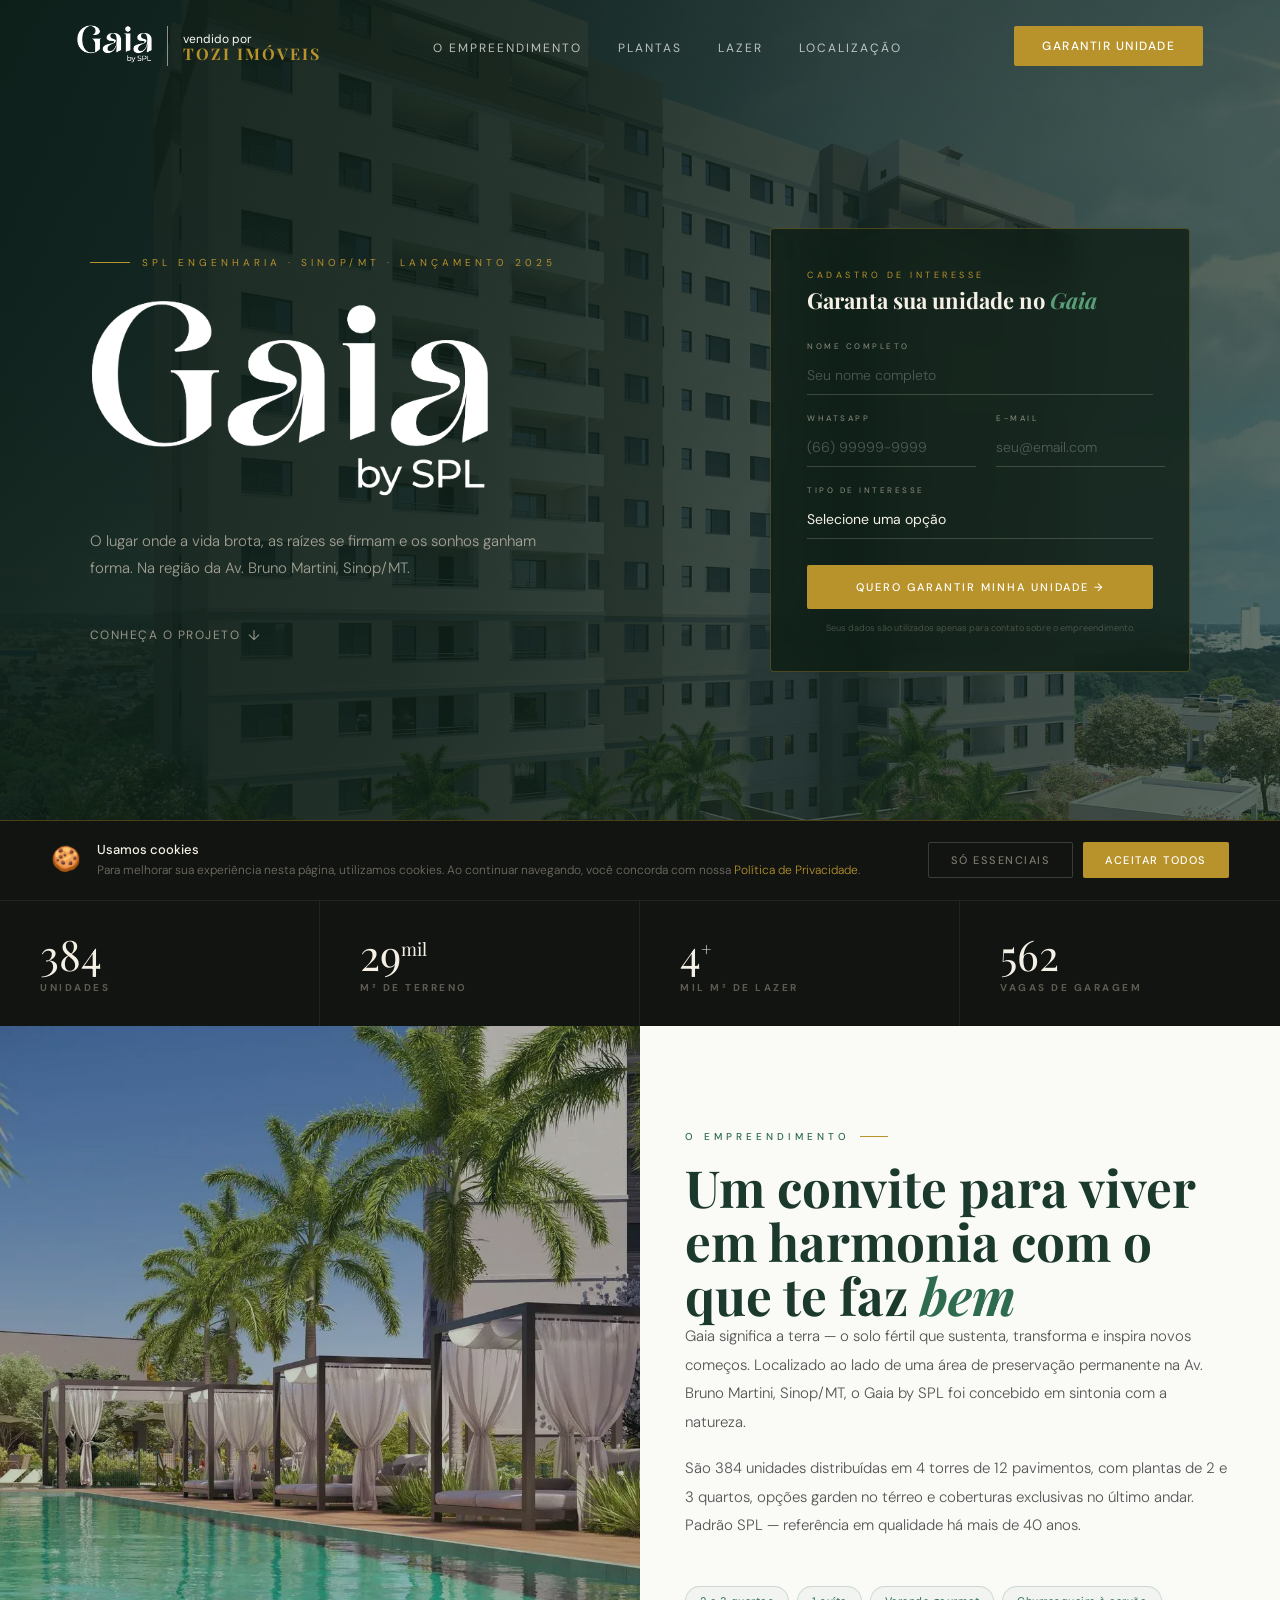
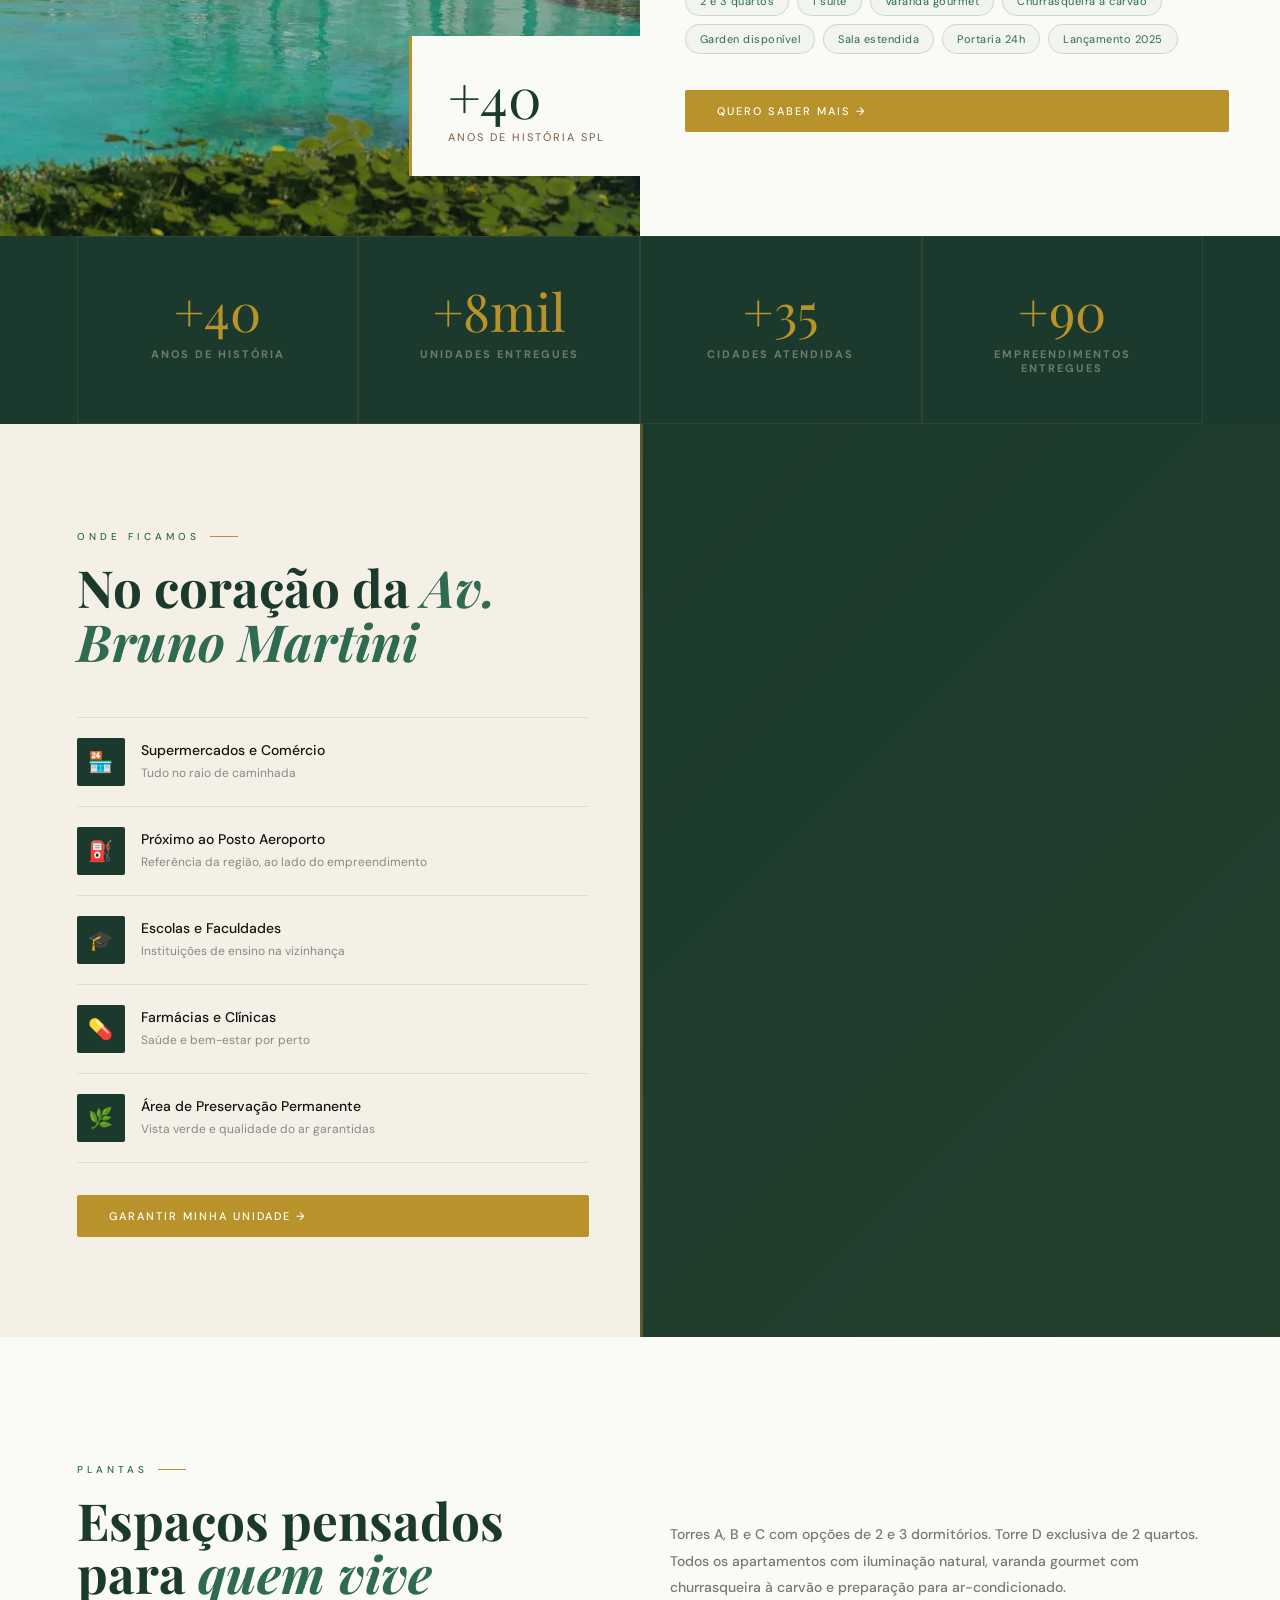
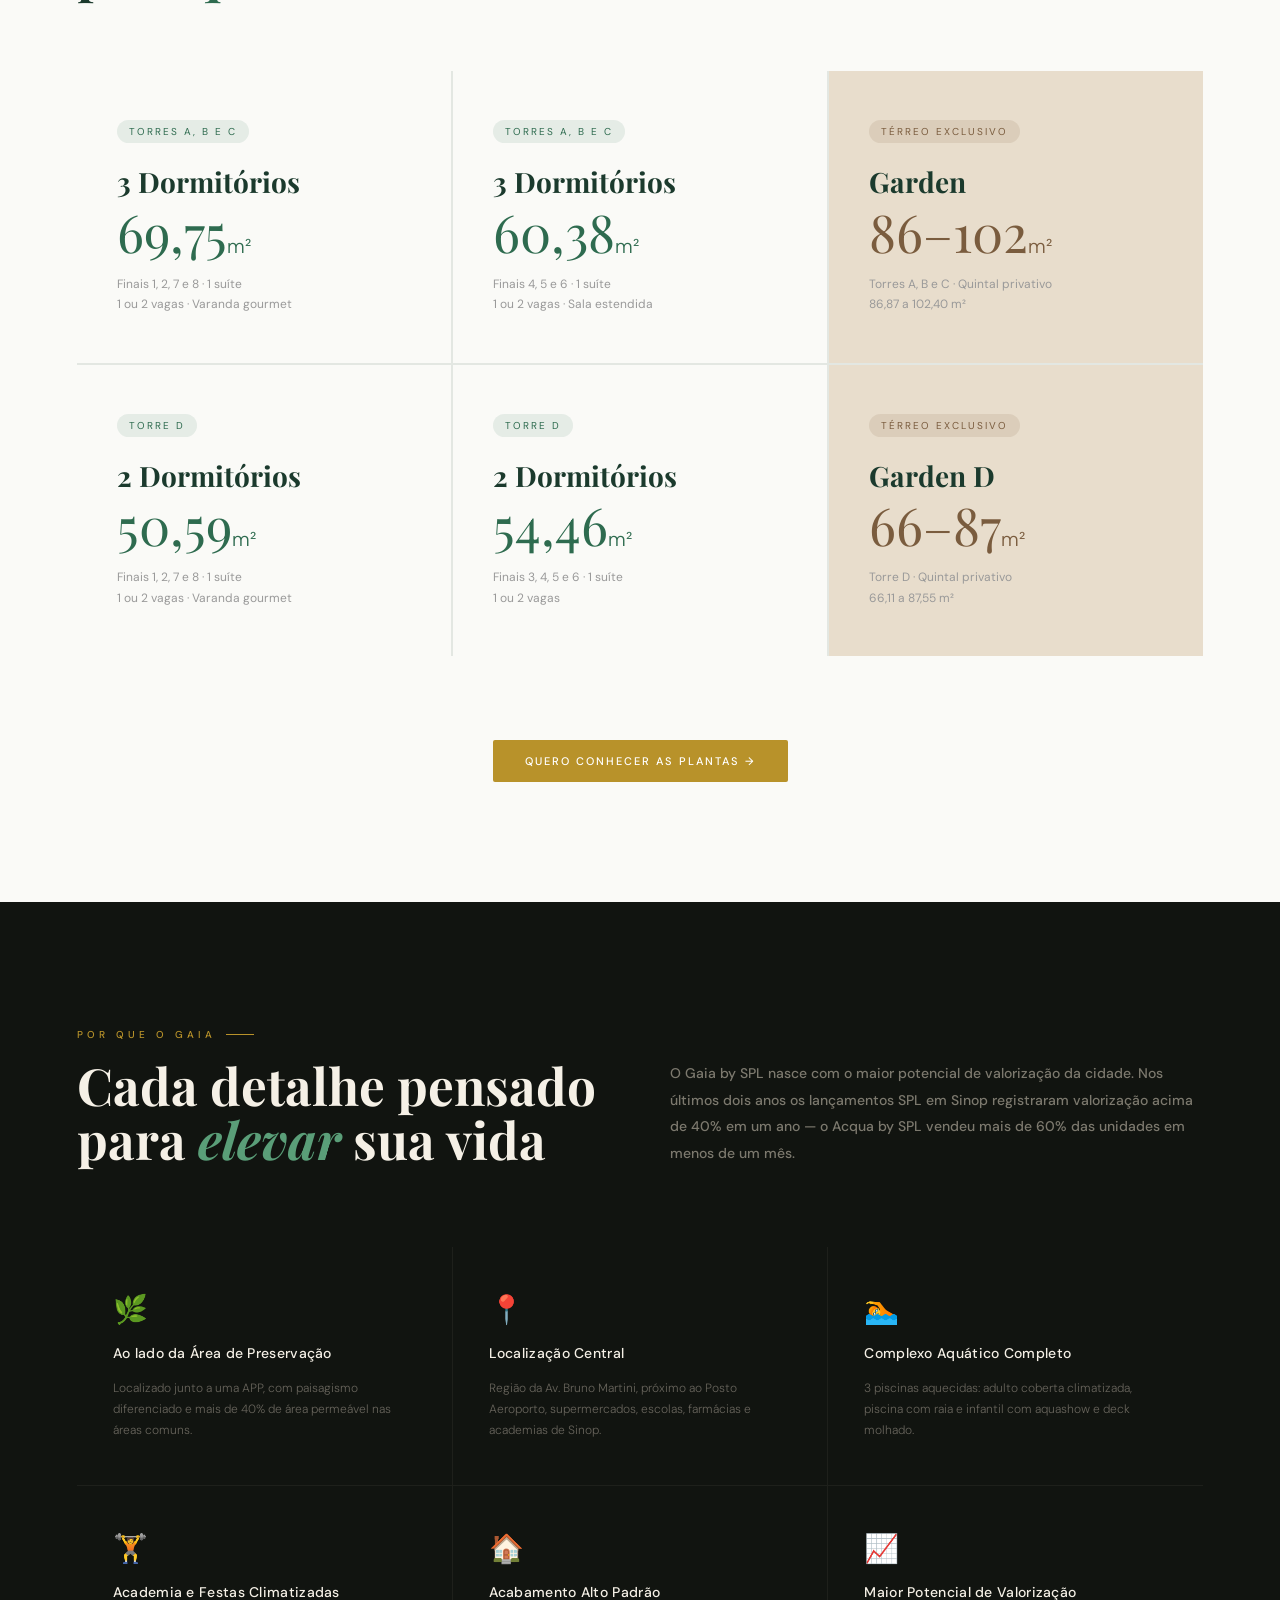
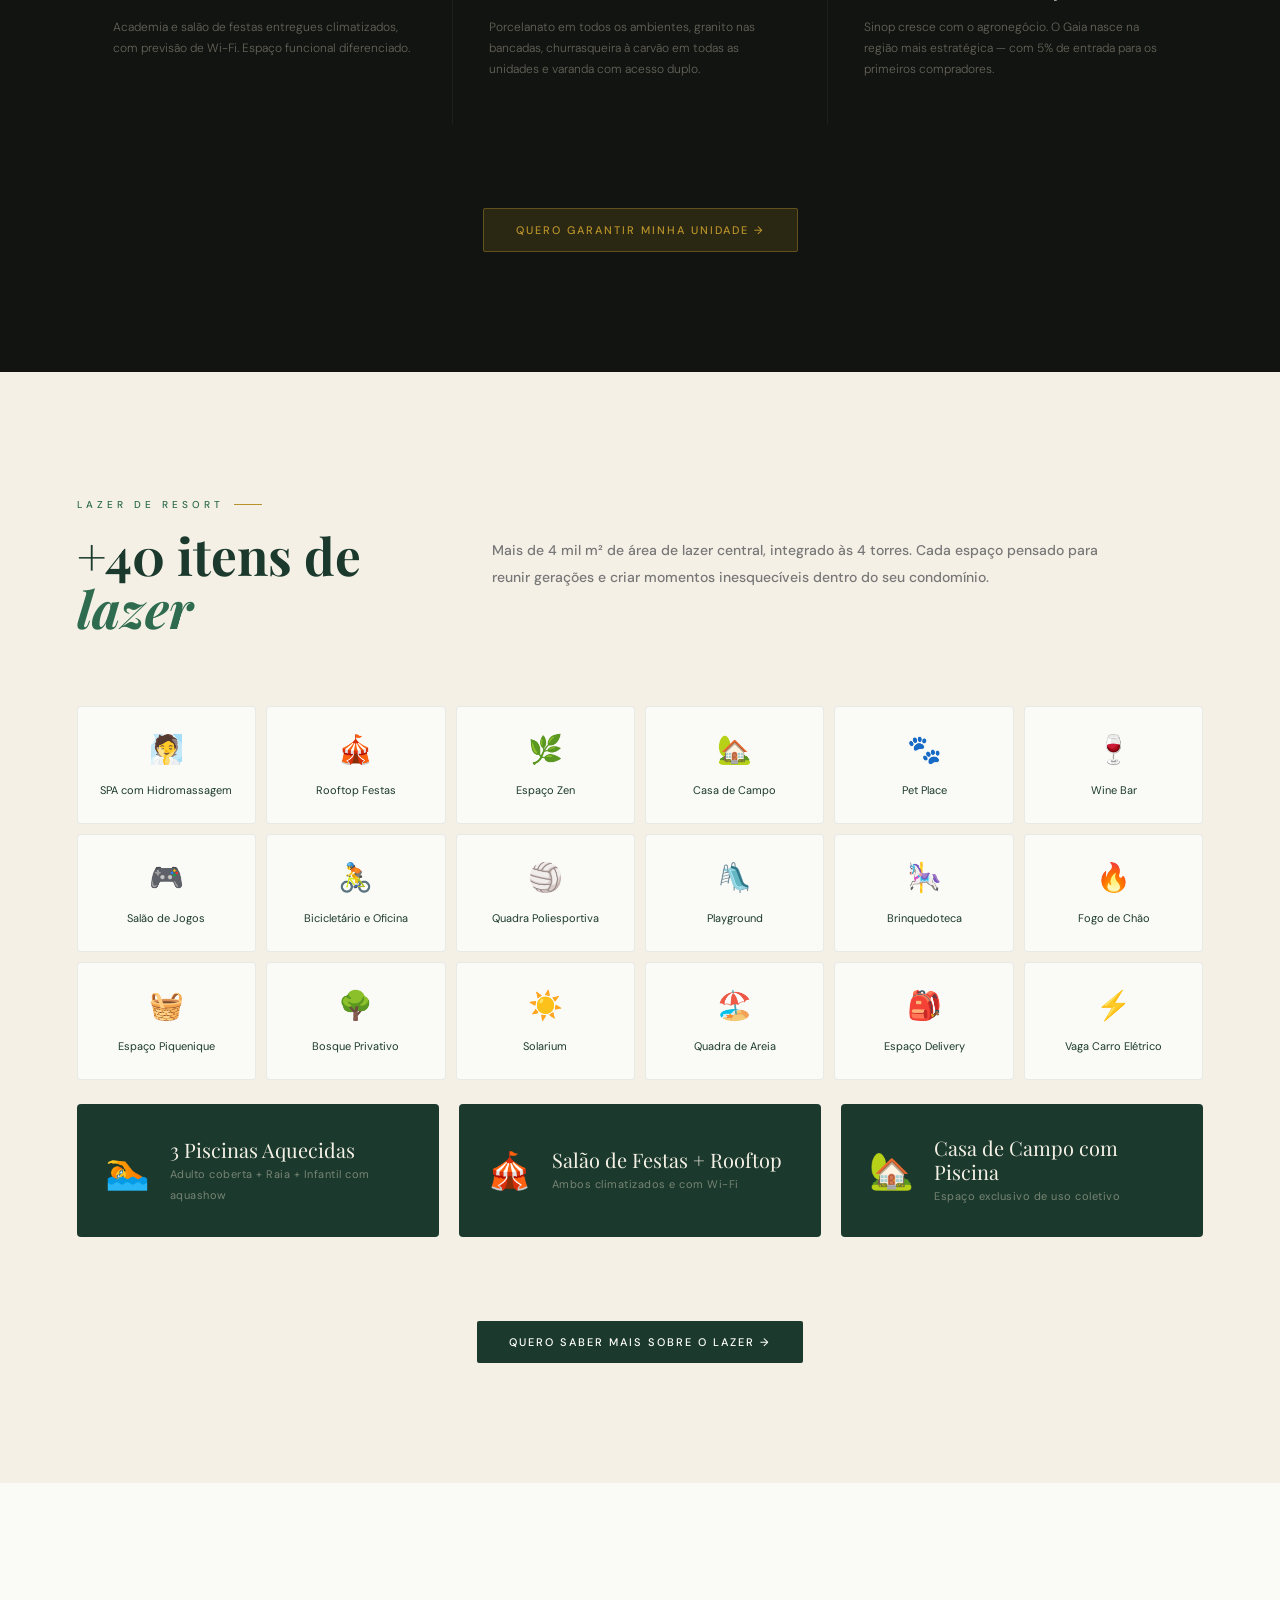
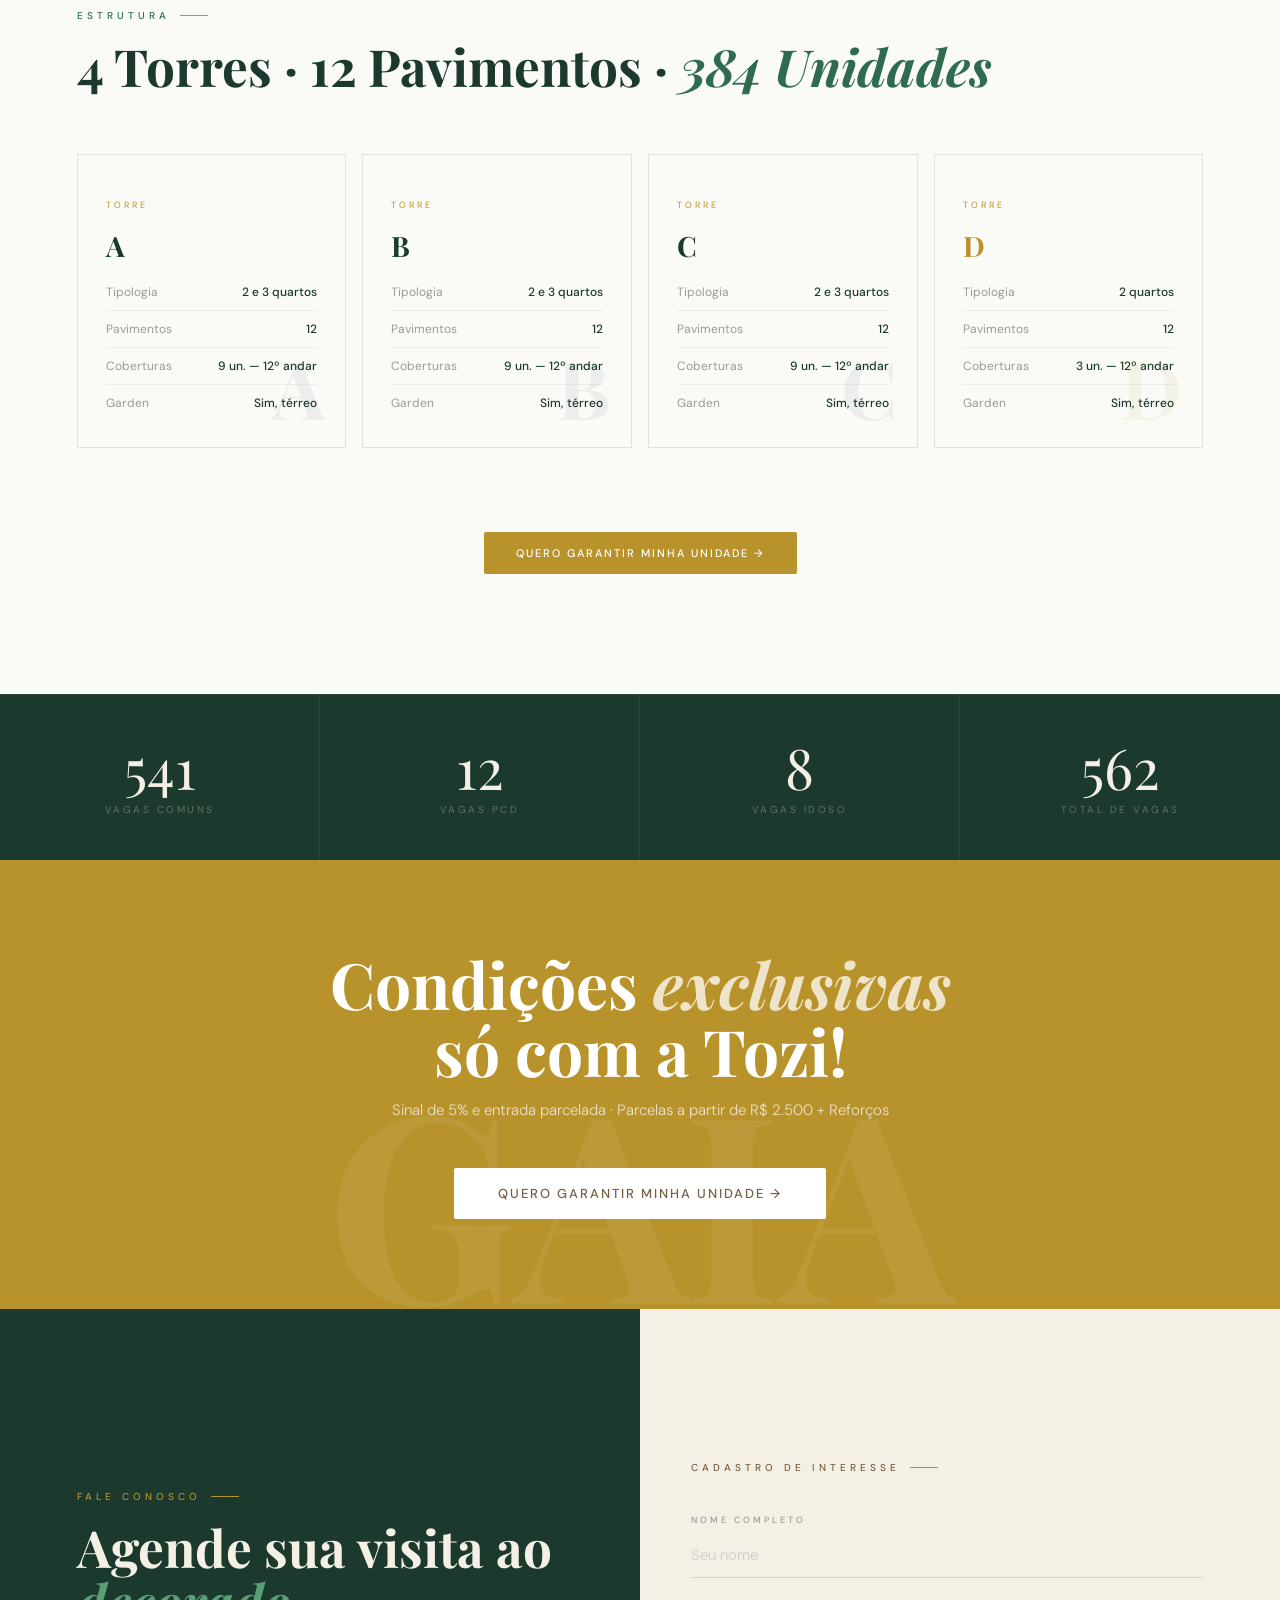
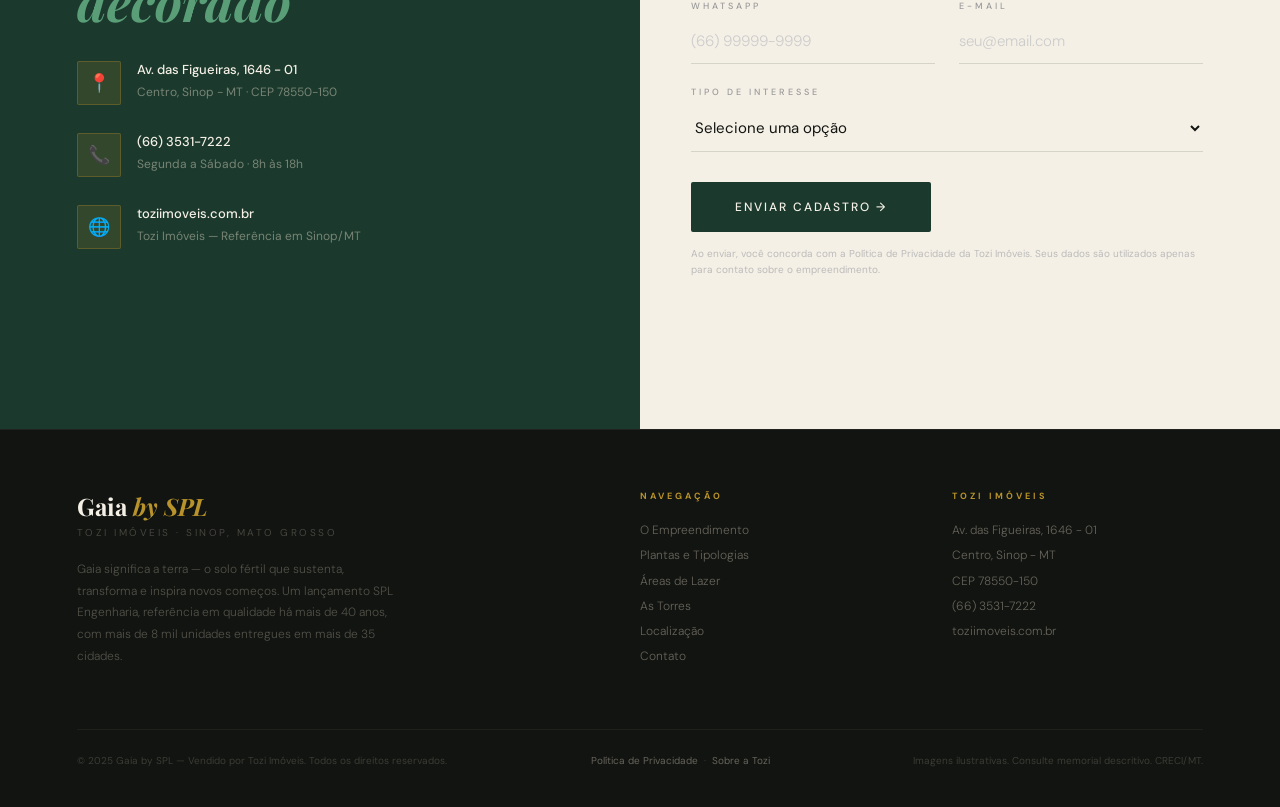
<file: index.html>
<!doctype html>
<html lang="pt-BR">
  <head>
    <meta charset="UTF-8" />
    <meta name="viewport" content="width=device-width, initial-scale=1.0" />
    <title>Gaia by SPL — Tozi Imóveis · Sinop/MT</title>
    <link
      href="https://fonts.googleapis.com/css2?family=Playfair+Display:ital,wght@0,400;0,700;1,400;1,700&family=DM+Sans:wght@300;400;500&display=swap"
      rel="stylesheet" />
    <link rel="stylesheet" href="css/style.css" />
  </head>
  <body>
    <!-- NAV -->
    <nav id="nav">
      <div class="right-side">
        <div class="nav-logo">
          <img
            class="logo"
            src="IMGs/LogoGaiaSPL.png"
            alt="Gaia By SPL"
            onerror="this.style.display = 'none'" />
        </div>

        <p class="separador">|</p>

        <div class="nav-logo-right">
          <p class="vendidoPor">
            <span class="NAVSVP">vendido por</span><br /><span class="NAVTI"
              >Tozi Imóveis</span
            >
          </p>
        </div>
      </div>

      <ul class="nav-links">
        <li><a href="#sobre">O Empreendimento</a></li>
        <li><a href="#tipologias">Plantas</a></li>
        <li><a href="#lazer">Lazer</a></li>
        <li><a href="#localizacao">Localização</a></li>
      </ul>
      <button
        class="nav-btn"
        onclick="openModal('nav')"
        style="cursor: pointer">
        Garantir Unidade
      </button>
    </nav>

    <!-- HERO -->
    <div class="hero" id="home">
      <!-- Full-bleed background image -->
      <div class="hero-bg-img">
        <img
          src="IMGs/ImovelArquivo-fd460ee5-221e-0ba6-06f1-3a1adaae61e4-FullHd.webp"
          alt="Gaia by SPL"
          onerror="this.style.display = 'none'" />
      </div>

      <!-- Content: text | form -->
      <div class="hero-inner">
        <div class="hero-left">
          <div class="hero-eyebrow">
            SPL Engenharia · Sinop/MT · Lançamento 2025
          </div>
          <img class="logo-hero" src="IMGs/LogoGaiaSPL.png" alt="Gaia by SPL" />
          <p class="hero-tagline">
            O lugar onde a vida brota, as raízes se firmam e os sonhos ganham
            forma. Na região da Av. Bruno Martini, Sinop/MT.
          </p>
          <a href="#sobre" class="cta-sec" style="cursor: pointer"
            >Conheça o projeto</a
          >
        </div>

        <div class="hero-right">
          <div class="hero-form-box">
            <span class="hero-form-label">Cadastro de interesse</span>
            <div class="hero-form-title">
              Garanta sua unidade no <em>Gaia</em>
            </div>
            <div class="hf-group">
              <label>Nome completo</label>
              <input type="text" id="h-nome" placeholder="Seu nome completo" />
            </div>
            <div class="hf-row">
              <div class="hf-group">
                <label>WhatsApp</label>
                <input type="tel" id="h-whats" placeholder="(66) 99999-9999" />
              </div>
              <div class="hf-group">
                <label>E-mail</label>
                <input type="email" id="h-email" placeholder="seu@email.com" />
              </div>
            </div>
            <div class="hf-group">
              <label>Tipo de interesse</label>
              <select id="h-interesse">
                <option value="" disabled selected>Selecione uma opção</option>
                <option>Investir no Gaia</option>
                <option>Morar no Gaia</option>
                <option>Morar e Investir</option>
              </select>
            </div>
            <button class="btn-hero-submit" onclick="submitHeroForm()">
              Quero garantir minha unidade →
            </button>
            <p class="hero-form-aviso">
              Seus dados são utilizados apenas para contato sobre o
              empreendimento.
            </p>
          </div>
        </div>
      </div>

      <div class="hero-scroll">
        <div class="hero-scroll-line"></div>
        <span>Descubra</span>
      </div>
    </div>

    <!-- STATS BAR -->
    <div class="stats-bar">
      <div class="stat-item reveal">
        <div class="stat-num">384</div>
        <div class="stat-label">Unidades</div>
      </div>
      <div class="stat-item reveal">
        <div class="stat-num">29<sup>mil</sup></div>
        <div class="stat-label">m² de terreno</div>
      </div>
      <div class="stat-item reveal">
        <div class="stat-num">4<sup>+</sup></div>
        <div class="stat-label">mil m² de lazer</div>
      </div>
      <div class="stat-item reveal">
        <div class="stat-num">562</div>
        <div class="stat-label">Vagas de garagem</div>
      </div>
    </div>

    <!-- SOBRE -->
    <section class="sobre" id="sobre">
      <div class="sobre-img reveal-left">
        <img
          src="IMGs/ImovelArquivo-a5b8ec93-495c-2820-8eb6-3a1adaaef61a-FullHd.webp"
          alt="Gaia by SPL"
          onerror="this.style.opacity = '0'" />
        <div class="sobre-img-overlay"></div>
        <div class="sobre-plaque">
          <div class="sobre-plaque-num">+40</div>
          <div class="sobre-plaque-label">Anos de história SPL</div>
        </div>
      </div>
      <div class="sobre-content reveal-right">
        <div class="s-label">O empreendimento</div>
        <h2 class="s-title">
          Um convite para viver em harmonia com o que te faz <em>bem</em>
        </h2>
        <p>
          Gaia significa a terra — o solo fértil que sustenta, transforma e
          inspira novos começos. Localizado ao lado de uma área de preservação
          permanente na Av. Bruno Martini, Sinop/MT, o Gaia by SPL foi concebido
          em sintonia com a natureza.
        </p>
        <p>
          São 384 unidades distribuídas em 4 torres de 12 pavimentos, com
          plantas de 2 e 3 quartos, opções garden no térreo e coberturas
          exclusivas no último andar. Padrão SPL — referência em qualidade há
          mais de 40 anos.
        </p>
        <div class="sobre-pills">
          <span class="pill">2 e 3 quartos</span>
          <span class="pill">1 suíte</span>
          <span class="pill">Varanda gourmet</span>
          <span class="pill">Churrasqueira à carvão</span>
          <span class="pill">Garden disponível</span>
          <span class="pill">Sala estendida</span>
          <span class="pill">Portaria 24h</span>
          <span class="pill">Lançamento 2025</span>
        </div>
        <button class="sec-cta" onclick="openModal('sobre')">
          Quero saber mais →
        </button>
      </div>
    </section>

    <!-- NÚMEROS SPL -->
    <div class="numeros-spl">
      <div class="num-spl-item reveal">
        <div class="num-spl-val">+40</div>
        <div class="num-spl-lbl">Anos de história</div>
      </div>
      <div class="num-spl-item reveal">
        <div class="num-spl-val">+8mil</div>
        <div class="num-spl-lbl">Unidades entregues</div>
      </div>
      <div class="num-spl-item reveal">
        <div class="num-spl-val">+35</div>
        <div class="num-spl-lbl">Cidades atendidas</div>
      </div>
      <div class="num-spl-item reveal">
        <div class="num-spl-val">+90</div>
        <div class="num-spl-lbl">Empreendimentos entregues</div>
      </div>
    </div>

    <!-- LOCALIZAÇÃO -->
    <section class="localizacao" id="localizacao">
      <div class="loc-content">
        <div class="reveal">
          <div class="s-label">Onde ficamos</div>
          <h2 class="s-title">No coração da <em>Av. Bruno Martini</em></h2>
        </div>
        <ul class="loc-list reveal">
          <li class="loc-item">
            <div class="loc-icon">🏪</div>
            <div class="loc-text">
              <strong>Supermercados e Comércio</strong
              ><span>Tudo no raio de caminhada</span>
            </div>
          </li>
          <li class="loc-item">
            <div class="loc-icon">⛽</div>
            <div class="loc-text">
              <strong>Próximo ao Posto Aeroporto</strong
              ><span>Referência da região, ao lado do empreendimento</span>
            </div>
          </li>
          <li class="loc-item">
            <div class="loc-icon">🎓</div>
            <div class="loc-text">
              <strong>Escolas e Faculdades</strong
              ><span>Instituições de ensino na vizinhança</span>
            </div>
          </li>
          <li class="loc-item">
            <div class="loc-icon">💊</div>
            <div class="loc-text">
              <strong>Farmácias e Clínicas</strong
              ><span>Saúde e bem-estar por perto</span>
            </div>
          </li>
          <li class="loc-item">
            <div class="loc-icon">🌿</div>
            <div class="loc-text">
              <strong>Área de Preservação Permanente</strong
              ><span>Vista verde e qualidade do ar garantidas</span>
            </div>
          </li>
        </ul>
        <button
          class="sec-cta"
          onclick="openModal('localizacao')"
          style="margin-top: 32px">
          Garantir minha unidade →
        </button>
      </div>
      <div class="loc-map">
        <iframe
          src="https://www.google.com/maps/embed?pb=!1m18!1m12!1m3!1d3904.8277002392533!2d-55.53100522368644!3d-11.847331438222206!2m3!1f0!2f0!3f0!3m2!1i1024!2i768!4f13.1!3m3!1m2!1s0x93a781411f5b1047%3A0x29523b9bf6d1ddd8!2sGaia%20by%20SPL!5e0!3m2!1spt-BR!2sbr!4v1772807125909!5m2!1spt-BR!2sbr"
          allowfullscreen="true"
          loading="lazy"
          referrerpolicy="no-referrer-when-downgrade"></iframe>
        <div class="loc-map-overlay"></div>
      </div>
    </section>

    <!-- TIPOLOGIAS -->
    <section class="tipologias" id="tipologias">
      <div class="tipo-header">
        <div class="reveal">
          <div class="s-label">Plantas</div>
          <h2 class="s-title">Espaços pensados para <em>quem vive</em></h2>
        </div>
        <div class="tipo-header-right reveal">
          <p>
            Torres A, B e C com opções de 2 e 3 dormitórios. Torre D exclusiva
            de 2 quartos. Todos os apartamentos com iluminação natural, varanda
            gourmet com churrasqueira à carvão e preparação para
            ar-condicionado.
          </p>
        </div>
      </div>
      <div class="tipo-grid reveal">
        <div class="tipo-card">
          <span class="tipo-tag">Torres A, B e C</span>
          <div class="tipo-nome">3 Dormitórios</div>
          <div class="tipo-area">69,75<small>m²</small></div>
          <div class="tipo-detalhe">
            Finais 1, 2, 7 e 8 · 1 suíte<br />1 ou 2 vagas · Varanda gourmet
          </div>
        </div>
        <div class="tipo-card">
          <span class="tipo-tag">Torres A, B e C</span>
          <div class="tipo-nome">3 Dormitórios</div>
          <div class="tipo-area">60,38<small>m²</small></div>
          <div class="tipo-detalhe">
            Finais 4, 5 e 6 · 1 suíte<br />1 ou 2 vagas · Sala estendida
          </div>
        </div>
        <div class="tipo-card destaque">
          <span
            class="tipo-tag"
            style="background: rgba(122, 92, 62, 0.12); color: var(--marrom)"
            >Térreo exclusivo</span
          >
          <div class="tipo-nome">Garden</div>
          <div class="tipo-area">86–102<small>m²</small></div>
          <div class="tipo-detalhe">
            Torres A, B e C · Quintal privativo<br />86,87 a 102,40 m²
          </div>
        </div>
        <div class="tipo-card">
          <span class="tipo-tag">Torre D</span>
          <div class="tipo-nome">2 Dormitórios</div>
          <div class="tipo-area">50,59<small>m²</small></div>
          <div class="tipo-detalhe">
            Finais 1, 2, 7 e 8 · 1 suíte<br />1 ou 2 vagas · Varanda gourmet
          </div>
        </div>
        <div class="tipo-card">
          <span class="tipo-tag">Torre D</span>
          <div class="tipo-nome">2 Dormitórios</div>
          <div class="tipo-area">54,46<small>m²</small></div>
          <div class="tipo-detalhe">
            Finais 3, 4, 5 e 6 · 1 suíte<br />1 ou 2 vagas
          </div>
        </div>
        <div class="tipo-card destaque">
          <span
            class="tipo-tag"
            style="background: rgba(122, 92, 62, 0.12); color: var(--marrom)"
            >Térreo exclusivo</span
          >
          <div class="tipo-nome">Garden D</div>
          <div class="tipo-area">66–87<small>m²</small></div>
          <div class="tipo-detalhe">
            Torre D · Quintal privativo<br />66,11 a 87,55 m²
          </div>
        </div>
      </div>
      <div style="margin-top: 48px; text-align: center">
        <button class="sec-cta" onclick="openModal('tipologias')">
          Quero conhecer as plantas →
        </button>
      </div>
    </section>

    <!-- DIFERENCIAIS -->
    <section class="diferenciais" id="diferenciais">
      <div class="dif-header">
        <div class="reveal">
          <div class="s-label" style="color: var(--dourado)">
            Por que o Gaia
          </div>
          <h2 class="s-title">
            Cada detalhe pensado para <em>elevar</em> sua vida
          </h2>
        </div>
        <div class="reveal">
          <p>
            O Gaia by SPL nasce com o maior potencial de valorização da cidade.
            Nos últimos dois anos os lançamentos SPL em Sinop registraram
            valorização acima de 40% em um ano — o Acqua by SPL vendeu mais de
            60% das unidades em menos de um mês.
          </p>
        </div>
      </div>
      <div class="dif-lista reveal">
        <div class="dif-item">
          <div class="dif-ico">🌿</div>
          <div class="dif-titulo">Ao lado da Área de Preservação</div>
          <div class="dif-desc">
            Localizado junto a uma APP, com paisagismo diferenciado e mais de
            40% de área permeável nas áreas comuns.
          </div>
        </div>
        <div class="dif-item">
          <div class="dif-ico">📍</div>
          <div class="dif-titulo">Localização Central</div>
          <div class="dif-desc">
            Região da Av. Bruno Martini, próximo ao Posto Aeroporto,
            supermercados, escolas, farmácias e academias de Sinop.
          </div>
        </div>
        <div class="dif-item">
          <div class="dif-ico">🏊</div>
          <div class="dif-titulo">Complexo Aquático Completo</div>
          <div class="dif-desc">
            3 piscinas aquecidas: adulto coberta climatizada, piscina com raia e
            infantil com aquashow e deck molhado.
          </div>
        </div>
        <div class="dif-item">
          <div class="dif-ico">🏋️</div>
          <div class="dif-titulo">Academia e Festas Climatizadas</div>
          <div class="dif-desc">
            Academia e salão de festas entregues climatizados, com previsão de
            Wi-Fi. Espaço funcional diferenciado.
          </div>
        </div>
        <div class="dif-item">
          <div class="dif-ico">🏠</div>
          <div class="dif-titulo">Acabamento Alto Padrão</div>
          <div class="dif-desc">
            Porcelanato em todos os ambientes, granito nas bancadas,
            churrasqueira à carvão em todas as unidades e varanda com acesso
            duplo.
          </div>
        </div>
        <div class="dif-item">
          <div class="dif-ico">📈</div>
          <div class="dif-titulo">Maior Potencial de Valorização</div>
          <div class="dif-desc">
            Sinop cresce com o agronegócio. O Gaia nasce na região mais
            estratégica — com 5% de entrada para os primeiros compradores.
          </div>
        </div>
      </div>
      <div style="margin-top: 48px; text-align: center">
        <button class="sec-cta sec-cta-inv" onclick="openModal('diferenciais')">
          Quero garantir minha unidade →
        </button>
      </div>
    </section>

    <!-- LAZER -->
    <section class="lazer" id="lazer">
      <div class="lazer-header">
        <div class="reveal">
          <div class="s-label">Lazer de Resort</div>
          <h2 class="s-title">+40 itens de <em>lazer</em></h2>
        </div>
        <div class="reveal">
          <p
            style="
              font-size: 14px;
              color: #777;
              line-height: 1.9;
              font-weight: 500;
            ">
            Mais de 4 mil m² de área de lazer central, integrado às 4 torres.
            Cada espaço pensado para <br />
            reunir gerações e criar momentos inesquecíveis dentro do seu
            condomínio.
          </p>
        </div>
      </div>
      <div class="lazer-grid reveal">
        <div class="lz-item">
          <span class="lz-ico">🧖</span
          ><span class="lz-nome">SPA com Hidromassagem</span>
        </div>
        <div class="lz-item">
          <span class="lz-ico">🎪</span
          ><span class="lz-nome">Rooftop Festas</span>
        </div>
        <div class="lz-item">
          <span class="lz-ico">🌿</span><span class="lz-nome">Espaço Zen</span>
        </div>
        <div class="lz-item">
          <span class="lz-ico">🏡</span
          ><span class="lz-nome">Casa de Campo</span>
        </div>
        <div class="lz-item">
          <span class="lz-ico">🐾</span><span class="lz-nome">Pet Place</span>
        </div>
        <div class="lz-item">
          <span class="lz-ico">🍷</span><span class="lz-nome">Wine Bar</span>
        </div>
        <div class="lz-item">
          <span class="lz-ico">🎮</span
          ><span class="lz-nome">Salão de Jogos</span>
        </div>
        <div class="lz-item">
          <span class="lz-ico">🚴</span
          ><span class="lz-nome">Bicicletário e Oficina</span>
        </div>
        <div class="lz-item">
          <span class="lz-ico">🏐</span
          ><span class="lz-nome">Quadra Poliesportiva</span>
        </div>
        <div class="lz-item">
          <span class="lz-ico">🛝</span><span class="lz-nome">Playground</span>
        </div>
        <div class="lz-item">
          <span class="lz-ico">🎠</span
          ><span class="lz-nome">Brinquedoteca</span>
        </div>
        <div class="lz-item">
          <span class="lz-ico">🔥</span
          ><span class="lz-nome">Fogo de Chão</span>
        </div>
        <div class="lz-item">
          <span class="lz-ico">🧺</span
          ><span class="lz-nome">Espaço Piquenique</span>
        </div>
        <div class="lz-item">
          <span class="lz-ico">🌳</span
          ><span class="lz-nome">Bosque Privativo</span>
        </div>
        <div class="lz-item">
          <span class="lz-ico">☀️</span><span class="lz-nome">Solarium</span>
        </div>
        <div class="lz-item">
          <span class="lz-ico">🏖️</span
          ><span class="lz-nome">Quadra de Areia</span>
        </div>
        <div class="lz-item">
          <span class="lz-ico">🎒</span
          ><span class="lz-nome">Espaço Delivery</span>
        </div>
        <div class="lz-item">
          <span class="lz-ico">⚡</span
          ><span class="lz-nome">Vaga Carro Elétrico</span>
        </div>
      </div>
      <div class="lazer-highlights reveal">
        <div class="lz-hl">
          <span class="lz-hl-ico">🏊</span>
          <div class="lz-hl-text">
            <strong>3 Piscinas Aquecidas</strong>
            <span>Adulto coberta + Raia + Infantil com aquashow</span>
          </div>
        </div>
        <div class="lz-hl">
          <span class="lz-hl-ico">🎪</span>
          <div class="lz-hl-text">
            <strong>Salão de Festas + Rooftop</strong>
            <span>Ambos climatizados e com Wi-Fi</span>
          </div>
        </div>
        <div class="lz-hl">
          <span class="lz-hl-ico">🏡</span>
          <div class="lz-hl-text">
            <strong>Casa de Campo com Piscina</strong>
            <span>Espaço exclusivo de uso coletivo</span>
          </div>
        </div>
      </div>
      <div style="margin-top: 48px; text-align: center">
        <button
          class="sec-cta"
          onclick="openModal('lazer')"
          style="background: var(--verde-escuro)">
          Quero saber mais sobre o lazer →
        </button>
      </div>
    </section>

    <!-- TORRES -->
    <section class="torres" id="torres">
      <div class="reveal">
        <div class="s-label">Estrutura</div>
        <h2 class="s-title">
          4 Torres · 12 Pavimentos · <em>384 Unidades</em>
        </h2>
      </div>
      <div class="torres-grid reveal">
        <div class="torre">
          <span class="torre-tag">Torre</span>
          <div class="torre-nome">A</div>
          <div class="torre-info">
            <div class="torre-row">
              <span>Tipologia</span><span>2 e 3 quartos</span>
            </div>
            <div class="torre-row"><span>Pavimentos</span><span>12</span></div>
            <div class="torre-row">
              <span>Coberturas</span><span>9 un. — 12º andar</span>
            </div>
            <div class="torre-row">
              <span>Garden</span><span>Sim, térreo</span>
            </div>
          </div>
          <div class="torre-letra">A</div>
        </div>
        <div class="torre">
          <span class="torre-tag">Torre</span>
          <div class="torre-nome">B</div>
          <div class="torre-info">
            <div class="torre-row">
              <span>Tipologia</span><span>2 e 3 quartos</span>
            </div>
            <div class="torre-row"><span>Pavimentos</span><span>12</span></div>
            <div class="torre-row">
              <span>Coberturas</span><span>9 un. — 12º andar</span>
            </div>
            <div class="torre-row">
              <span>Garden</span><span>Sim, térreo</span>
            </div>
          </div>
          <div class="torre-letra">B</div>
        </div>
        <div class="torre">
          <span class="torre-tag">Torre</span>
          <div class="torre-nome">C</div>
          <div class="torre-info">
            <div class="torre-row">
              <span>Tipologia</span><span>2 e 3 quartos</span>
            </div>
            <div class="torre-row"><span>Pavimentos</span><span>12</span></div>
            <div class="torre-row">
              <span>Coberturas</span><span>9 un. — 12º andar</span>
            </div>
            <div class="torre-row">
              <span>Garden</span><span>Sim, térreo</span>
            </div>
          </div>
          <div class="torre-letra">C</div>
        </div>
        <div class="torre">
          <span class="torre-tag">Torre</span>
          <div class="torre-nome" style="color: var(--dourado)">D</div>
          <div class="torre-info">
            <div class="torre-row">
              <span>Tipologia</span><span>2 quartos</span>
            </div>
            <div class="torre-row"><span>Pavimentos</span><span>12</span></div>
            <div class="torre-row">
              <span>Coberturas</span><span>3 un. — 12º andar</span>
            </div>
            <div class="torre-row">
              <span>Garden</span><span>Sim, térreo</span>
            </div>
          </div>
          <div class="torre-letra" style="color: rgba(184, 146, 42, 0.08)">
            D
          </div>
        </div>
      </div>
      <div style="margin-top: 48px; text-align: center">
        <button class="sec-cta" onclick="openModal('torres')">
          Quero garantir minha unidade →
        </button>
      </div>
    </section>

    <!-- VAGAS -->
    <div class="vagas">
      <div class="vaga-item reveal">
        <div class="vaga-num">541</div>
        <div class="vaga-lbl">Vagas Comuns</div>
      </div>
      <div class="vaga-item reveal">
        <div class="vaga-num">12</div>
        <div class="vaga-lbl">Vagas PcD</div>
      </div>
      <div class="vaga-item reveal">
        <div class="vaga-num">8</div>
        <div class="vaga-lbl">Vagas Idoso</div>
      </div>
      <div class="vaga-item reveal">
        <div class="vaga-num">562</div>
        <div class="vaga-lbl">Total de Vagas</div>
      </div>
    </div>

    <!-- CTA STRIP -->
    <div class="cta-strip">
      <h2>Condições <em>exclusivas</em><br />só com a Tozi!</h2>
      <p>
        Sinal de 5% e entrada parcelada · Parcelas a partir de R$ 2.500 +
        Reforços
      </p>
      <button
        class="cta-main"
        onclick="openModal('strip')"
        style="cursor: pointer">
        Quero garantir minha unidade →
      </button>
    </div>

    <!-- FORMULÁRIO -->
    <section class="formulario" id="formulario">
      <div class="form-esq">
        <div class="s-label" style="color: var(--dourado)">Fale conosco</div>
        <h2 class="s-title">Agende sua visita ao <em>decorado</em></h2>
        <div class="form-esq-body">
          <div class="form-contact-row">
            <div class="form-contact-icon">📍</div>
            <div class="form-contact-info">
              <strong>Av. das Figueiras, 1646 - 01</strong>
              <span>Centro, Sinop - MT · CEP 78550-150</span>
            </div>
          </div>
          <div class="form-contact-row">
            <div class="form-contact-icon">📞</div>
            <div class="form-contact-info">
              <strong>(66) 3531-7222</strong>
              <span>Segunda a Sábado · 8h às 18h</span>
            </div>
          </div>
          <div class="form-contact-row">
            <div class="form-contact-icon">🌐</div>
            <div class="form-contact-info">
              <strong>toziimoveis.com.br</strong>
              <span>Tozi Imóveis — Referência em Sinop/MT</span>
            </div>
          </div>
        </div>
      </div>
      <div class="form-dir">
        <div class="s-label">Cadastro de interesse</div>
        <div class="f-group">
          <label>Nome completo</label>
          <input type="text" id="f-nome" placeholder="Seu nome" />
        </div>
        <div class="form-grid">
          <div class="f-group">
            <label>WhatsApp</label>
            <input type="tel" id="f-whats" placeholder="(66) 99999-9999" />
          </div>
          <div class="f-group">
            <label>E-mail</label>
            <input type="email" id="f-email" placeholder="seu@email.com" />
          </div>
        </div>
        <div class="f-group">
          <label>Tipo de interesse</label>
          <select id="f-interesse">
            <option value="" disabled selected>Selecione uma opção</option>
            <option>Investir no Gaia</option>
            <option>Morar no Gaia</option>
            <option>Morar e Investir</option>
          </select>
        </div>
        <button class="btn-submit" onclick="submitMainForm()">
          Enviar cadastro →
        </button>
        <p class="form-aviso">
          Ao enviar, você concorda com a Política de Privacidade da Tozi
          Imóveis. Seus dados são utilizados apenas para contato sobre o
          empreendimento.
        </p>
      </div>
    </section>

    <!-- FOOTER -->
    <footer>
      <div class="footer-brand">
        <div class="footer-brand-name">Gaia <span>by SPL</span></div>
        <div class="footer-brand-sub">Tozi Imóveis · Sinop, Mato Grosso</div>
        <p>
          Gaia significa a terra — o solo fértil que sustenta, transforma e
          inspira novos começos. Um lançamento SPL Engenharia, referência em
          qualidade há mais de 40 anos, com mais de 8 mil unidades entregues em
          mais de 35 cidades.
        </p>
      </div>
      <div class="footer-col">
        <h5>Navegação</h5>
        <a href="#sobre">O Empreendimento</a>
        <a href="#tipologias">Plantas e Tipologias</a>
        <a href="#lazer">Áreas de Lazer</a>
        <a href="#torres">As Torres</a>
        <a href="#localizacao">Localização</a>
        <a href="#formulario">Contato</a>
      </div>
      <div class="footer-col">
        <h5>Tozi Imóveis</h5>
        <p>Av. das Figueiras, 1646 - 01</p>
        <p>Centro, Sinop - MT</p>
        <p>CEP 78550-150</p>
        <a href="tel:6635317222">(66) 3531-7222</a>
        <a href="https://toziimoveis.com.br" target="_blank"
          >toziimoveis.com.br</a
        >
      </div>
      <div class="footer-bottom">
        <p>
          © 2025 Gaia by SPL — Vendido por Tozi Imóveis. Todos os direitos
          reservados.
        </p>
        <p>
          <a
            href="pages/privacidade.html"
            style="color: rgba(232, 221, 204, 0.4); text-decoration: none"
            >Política de Privacidade</a
          >
          &nbsp;·&nbsp;
          <a
            href="pages/sobre.html"
            style="color: rgba(232, 221, 204, 0.4); text-decoration: none"
            >Sobre a Tozi</a
          >
        </p>
        <p>Imagens ilustrativas. Consulte memorial descritivo. CRECI/MT.</p>
      </div>
    </footer>

    <!-- TOAST -->
    <div id="toast">Cadastro realizado! Entraremos em contato em breve.</div>

    <!-- MODAL POPUP FORM -->
    <div
      class="modal-overlay"
      id="modal-overlay"
      onclick="closeModalOutside(event)">
      <div class="modal-box">
        <button class="modal-close" onclick="closeModal()">✕</button>
        <span class="modal-label">Cadastro de interesse</span>
        <div class="modal-title">Garanta sua unidade no <em>Gaia</em></div>
        <div class="mf-group">
          <label>Nome completo</label>
          <input type="text" id="m-nome" placeholder="Seu nome completo" />
        </div>
        <div class="mf-row">
          <div class="mf-group">
            <label>WhatsApp</label>
            <input type="tel" id="m-whats" placeholder="(66) 99999-9999" />
          </div>
          <div class="mf-group">
            <label>E-mail</label>
            <input type="email" id="m-email" placeholder="seu@email.com" />
          </div>
        </div>
        <div class="mf-group">
          <label>Tipo de interesse</label>
          <select id="m-interesse">
            <option value="" disabled selected>Selecione uma opção</option>
            <option>Investir no Gaia</option>
            <option>Morar no Gaia</option>
            <option>Morar e Investir</option>
          </select>
        </div>
        <button class="btn-modal-submit" onclick="submitModalForm()">
          Enviar cadastro →
        </button>
        <p class="modal-aviso">
          Seus dados são utilizados apenas para contato sobre o empreendimento.
        </p>
      </div>
    </div>

    <script src="js/main.js"></script>
    <script src="js/cookies.js"></script>

    <script>
      (function (a, b, c, d) {
        try {
          var e = b.head || b.getElementsByTagName("head")[0];
          var f = b.createElement("script");
          f.setAttribute("src", c);
          f.setAttribute("charset", "UTF-8");
          f.defer = true;
          a.neuroleadId = d;
          e.appendChild(f);
        } catch (g) {}
      })(
        window,
        document,
        "https://cdn.leadster.com.br/neurolead/neurolead.min.js",
        "upSaJi0A6ay6AwljeJ0A4CHWz",
      );
    </script>
  </body>
</html>
</file>
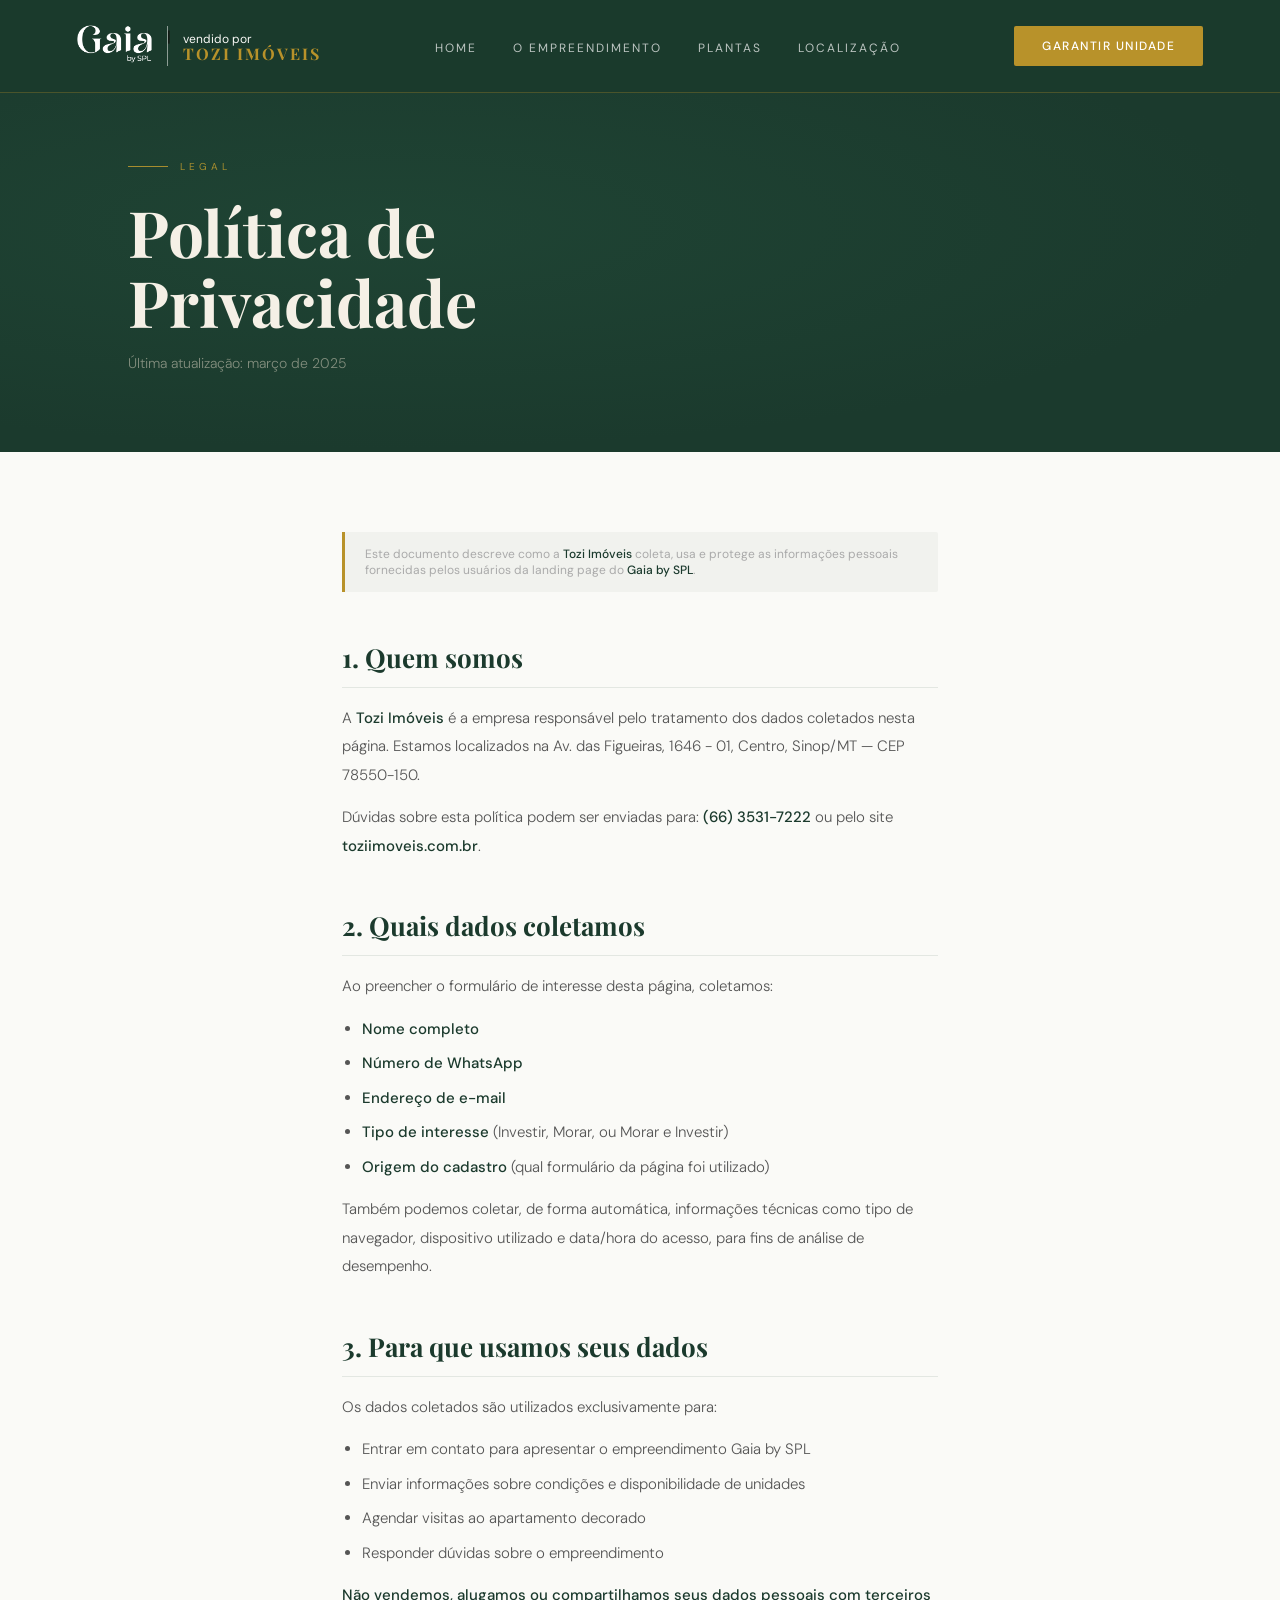
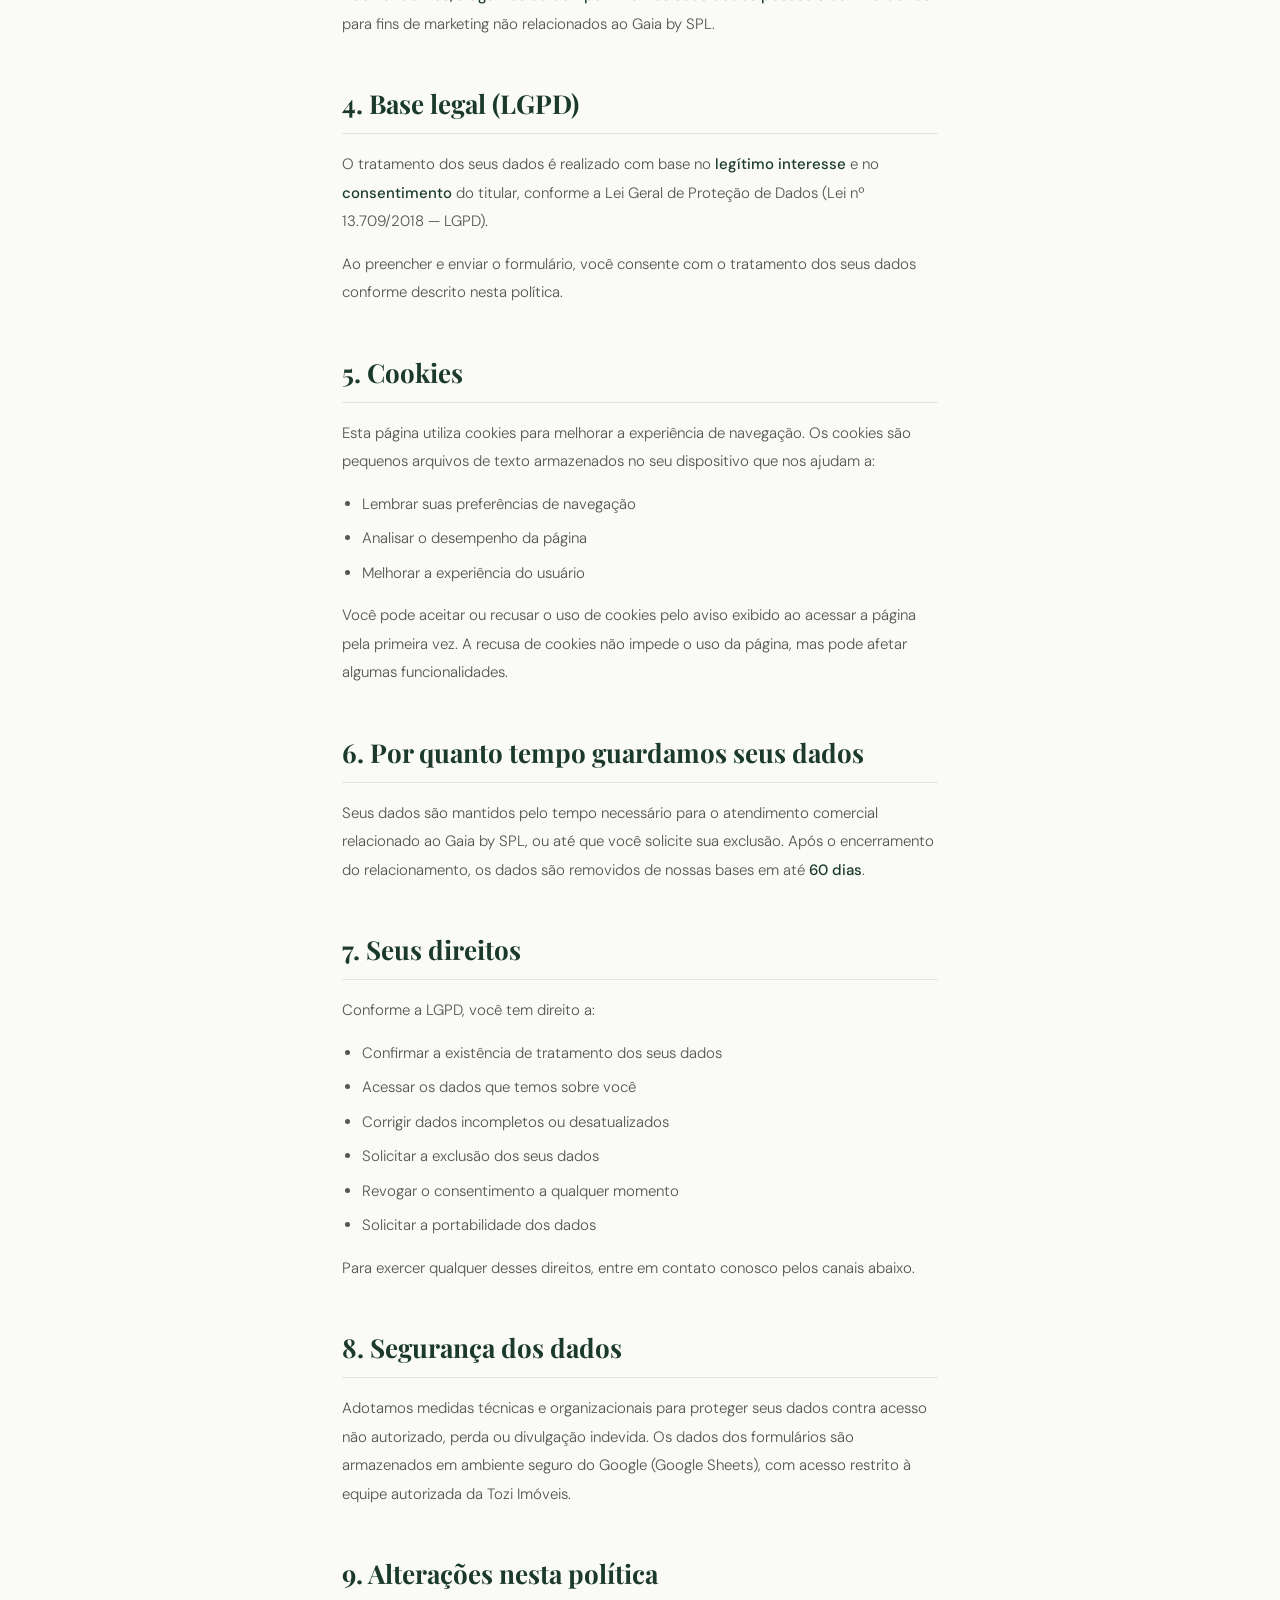
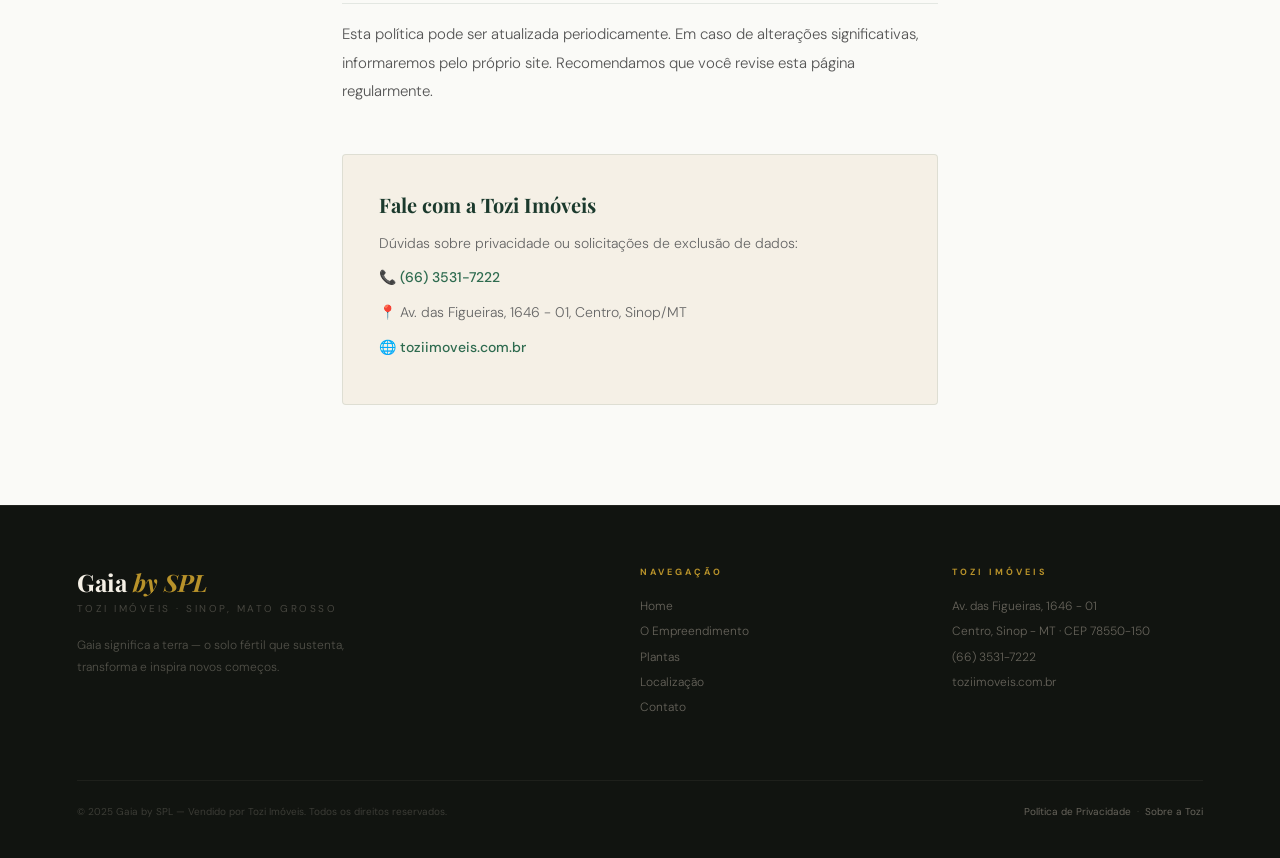
<file: pages/privacidade.html>
<!doctype html>
<html lang="pt-BR">
  <head>
    <meta charset="UTF-8" />
    <meta name="viewport" content="width=device-width, initial-scale=1.0" />
    <title>Política de Privacidade — Gaia by SPL · Tozi Imóveis</title>
    <link href="https://fonts.googleapis.com/css2?family=Playfair+Display:ital,wght@0,400;0,700;1,400;1,700&family=DM+Sans:wght@300;400;500&display=swap" rel="stylesheet" />
    <link rel="stylesheet" href="../css/style.css" />
    <style>
      .page-hero {
        background: var(--verde-escuro);
        padding: 160px 10vw 80px;
        position: relative;
        overflow: hidden;
      }
      .page-hero::before {
        content: "";
        position: absolute;
        inset: 0;
        background: radial-gradient(ellipse at 30% 50%, rgba(46,107,79,0.2) 0%, transparent 70%);
      }
      .page-hero-label {
        font-size: 10px; letter-spacing: 4px; text-transform: uppercase;
        color: var(--dourado); display: flex; align-items: center; gap: 12px; margin-bottom: 24px;
      }
      .page-hero-label::before { content: ""; width: 40px; height: 1px; background: var(--dourado); }
      .page-hero h1 {
        font-family: "Playfair Display", serif;
        font-size: clamp(36px, 5vw, 64px);
        font-weight: 700; color: var(--areia-clara); line-height: 1.1;
        max-width: 600px; position: relative;
      }
      .page-hero p {
        font-size: 14px; font-weight: 300; color: rgba(232,221,204,0.5);
        margin-top: 16px; position: relative;
      }

      .privacidade-page {
        max-width: 800px;
        margin: 0 auto;
        padding: 80px 8vw 100px;
      }
      .privacidade-page h2 {
        font-family: "Playfair Display", serif;
        font-size: 26px; font-weight: 700; color: var(--verde-escuro);
        margin: 48px 0 16px; padding-bottom: 12px;
        border-bottom: 1px solid rgba(27,58,45,0.1);
      }
      .privacidade-page h2:first-of-type { margin-top: 16px; }
      .privacidade-page p {
        font-size: 15px; font-weight: 300; color: #555;
        line-height: 1.9; margin-bottom: 14px;
      }
      .privacidade-page ul {
        margin: 0 0 14px 0; padding-left: 20px;
      }
      .privacidade-page ul li {
        font-size: 15px; font-weight: 300; color: #555;
        line-height: 1.9; margin-bottom: 6px;
      }
      .privacidade-page strong { color: var(--verde-escuro); font-weight: 500; }
      .update-info {
        font-size: 12px; color: #aaa; margin-bottom: 48px;
        padding: 14px 20px; background: rgba(27,58,45,0.04);
        border-left: 3px solid var(--dourado); border-radius: 0 2px 2px 0;
      }
      .contact-box {
        background: var(--areia-clara);
        border: 1px solid rgba(27,58,45,0.1);
        padding: 36px; border-radius: 4px; margin-top: 48px;
      }
      .contact-box h3 {
        font-family: "Playfair Display", serif;
        font-size: 20px; font-weight: 700; color: var(--verde-escuro); margin-bottom: 12px;
      }
      .contact-box p { font-size: 14px; color: #666; margin-bottom: 8px; }
      .contact-box a { color: var(--verde-medio); text-decoration: none; font-weight: 500; }

      @media (max-width: 768px) {
        .page-hero { padding: 130px 6vw 60px; }
        .privacidade-page { padding: 50px 6vw 70px; }
      }
    </style>
  </head>
  <body>

    <!-- NAV -->
    <nav id="nav" style="background: rgba(27,58,45,0.97); backdrop-filter: blur(12px); border-bottom: 1px solid rgba(184,146,42,0.3);">
      <div class="right-side">
        <div class="nav-logo">
          <img class="logo" src="../IMGs/LogoGaiaSPL.png" alt="Gaia By SPL" onerror="this.style.display='none'" />
        </div>
        <p class="separador">|</p>
        <div class="nav-logo-right">
          <p class="vendidoPor">
            <span class="NAVSVP">vendido por</span><br />
            <span class="NAVTI">Tozi Imóveis</span>
          </p>
        </div>
      </div>
      <ul class="nav-links">
        <li><a href="../index.html">Home</a></li>
        <li><a href="../index.html#sobre">O Empreendimento</a></li>
        <li><a href="../index.html#tipologias">Plantas</a></li>
        <li><a href="../index.html#localizacao">Localização</a></li>
      </ul>
      <a href="../index.html#formulario" class="nav-btn" style="cursor:pointer;">Garantir Unidade</a>
    </nav>

    <!-- HERO -->
    <div class="page-hero">
      <div class="page-hero-label">Legal</div>
      <h1>Política de Privacidade</h1>
      <p>Última atualização: março de 2025</p>
    </div>

    <!-- CONTEÚDO -->
    <div class="privacidade-page">

      <div class="update-info">
        Este documento descreve como a <strong>Tozi Imóveis</strong> coleta, usa e protege as informações pessoais fornecidas pelos usuários da landing page do <strong>Gaia by SPL</strong>.
      </div>

      <h2>1. Quem somos</h2>
      <p>A <strong>Tozi Imóveis</strong> é a empresa responsável pelo tratamento dos dados coletados nesta página. Estamos localizados na Av. das Figueiras, 1646 - 01, Centro, Sinop/MT — CEP 78550-150.</p>
      <p>Dúvidas sobre esta política podem ser enviadas para: <strong>(66) 3531-7222</strong> ou pelo site <strong>toziimoveis.com.br</strong>.</p>

      <h2>2. Quais dados coletamos</h2>
      <p>Ao preencher o formulário de interesse desta página, coletamos:</p>
      <ul>
        <li><strong>Nome completo</strong></li>
        <li><strong>Número de WhatsApp</strong></li>
        <li><strong>Endereço de e-mail</strong></li>
        <li><strong>Tipo de interesse</strong> (Investir, Morar, ou Morar e Investir)</li>
        <li><strong>Origem do cadastro</strong> (qual formulário da página foi utilizado)</li>
      </ul>
      <p>Também podemos coletar, de forma automática, informações técnicas como tipo de navegador, dispositivo utilizado e data/hora do acesso, para fins de análise de desempenho.</p>

      <h2>3. Para que usamos seus dados</h2>
      <p>Os dados coletados são utilizados exclusivamente para:</p>
      <ul>
        <li>Entrar em contato para apresentar o empreendimento Gaia by SPL</li>
        <li>Enviar informações sobre condições e disponibilidade de unidades</li>
        <li>Agendar visitas ao apartamento decorado</li>
        <li>Responder dúvidas sobre o empreendimento</li>
      </ul>
      <p><strong>Não vendemos, alugamos ou compartilhamos seus dados pessoais com terceiros</strong> para fins de marketing não relacionados ao Gaia by SPL.</p>

      <h2>4. Base legal (LGPD)</h2>
      <p>O tratamento dos seus dados é realizado com base no <strong>legítimo interesse</strong> e no <strong>consentimento</strong> do titular, conforme a Lei Geral de Proteção de Dados (Lei nº 13.709/2018 — LGPD).</p>
      <p>Ao preencher e enviar o formulário, você consente com o tratamento dos seus dados conforme descrito nesta política.</p>

      <h2>5. Cookies</h2>
      <p>Esta página utiliza cookies para melhorar a experiência de navegação. Os cookies são pequenos arquivos de texto armazenados no seu dispositivo que nos ajudam a:</p>
      <ul>
        <li>Lembrar suas preferências de navegação</li>
        <li>Analisar o desempenho da página</li>
        <li>Melhorar a experiência do usuário</li>
      </ul>
      <p>Você pode aceitar ou recusar o uso de cookies pelo aviso exibido ao acessar a página pela primeira vez. A recusa de cookies não impede o uso da página, mas pode afetar algumas funcionalidades.</p>

      <h2>6. Por quanto tempo guardamos seus dados</h2>
      <p>Seus dados são mantidos pelo tempo necessário para o atendimento comercial relacionado ao Gaia by SPL, ou até que você solicite sua exclusão. Após o encerramento do relacionamento, os dados são removidos de nossas bases em até <strong>60 dias</strong>.</p>

      <h2>7. Seus direitos</h2>
      <p>Conforme a LGPD, você tem direito a:</p>
      <ul>
        <li>Confirmar a existência de tratamento dos seus dados</li>
        <li>Acessar os dados que temos sobre você</li>
        <li>Corrigir dados incompletos ou desatualizados</li>
        <li>Solicitar a exclusão dos seus dados</li>
        <li>Revogar o consentimento a qualquer momento</li>
        <li>Solicitar a portabilidade dos dados</li>
      </ul>
      <p>Para exercer qualquer desses direitos, entre em contato conosco pelos canais abaixo.</p>

      <h2>8. Segurança dos dados</h2>
      <p>Adotamos medidas técnicas e organizacionais para proteger seus dados contra acesso não autorizado, perda ou divulgação indevida. Os dados dos formulários são armazenados em ambiente seguro do Google (Google Sheets), com acesso restrito à equipe autorizada da Tozi Imóveis.</p>

      <h2>9. Alterações nesta política</h2>
      <p>Esta política pode ser atualizada periodicamente. Em caso de alterações significativas, informaremos pelo próprio site. Recomendamos que você revise esta página regularmente.</p>

      <div class="contact-box">
        <h3>Fale com a Tozi Imóveis</h3>
        <p>Dúvidas sobre privacidade ou solicitações de exclusão de dados:</p>
        <p>📞 <a href="tel:6635317222">(66) 3531-7222</a></p>
        <p>📍 Av. das Figueiras, 1646 - 01, Centro, Sinop/MT</p>
        <p>🌐 <a href="https://toziimoveis.com.br" target="_blank">toziimoveis.com.br</a></p>
      </div>

    </div>

    <!-- FOOTER -->
    <footer>
      <div class="footer-brand">
        <div class="footer-brand-name">Gaia <span>by SPL</span></div>
        <div class="footer-brand-sub">Tozi Imóveis · Sinop, Mato Grosso</div>
        <p>Gaia significa a terra — o solo fértil que sustenta, transforma e inspira novos começos.</p>
      </div>
      <div class="footer-col">
        <h5>Navegação</h5>
        <a href="../index.html">Home</a>
        <a href="../index.html#sobre">O Empreendimento</a>
        <a href="../index.html#tipologias">Plantas</a>
        <a href="../index.html#localizacao">Localização</a>
        <a href="../index.html#formulario">Contato</a>
      </div>
      <div class="footer-col">
        <h5>Tozi Imóveis</h5>
        <p>Av. das Figueiras, 1646 - 01</p>
        <p>Centro, Sinop - MT · CEP 78550-150</p>
        <a href="tel:6635317222">(66) 3531-7222</a>
        <a href="https://toziimoveis.com.br" target="_blank">toziimoveis.com.br</a>
      </div>
      <div class="footer-bottom">
        <p>© 2025 Gaia by SPL — Vendido por Tozi Imóveis. Todos os direitos reservados.</p>
        <p>
          <a href="privacidade.html" style="color:rgba(232,221,204,0.4); text-decoration:none;">Política de Privacidade</a>
          &nbsp;·&nbsp;
          <a href="sobre.html" style="color:rgba(232,221,204,0.4); text-decoration:none;">Sobre a Tozi</a>
        </p>
      </div>
    </footer>

  </body>
</html>
</file>
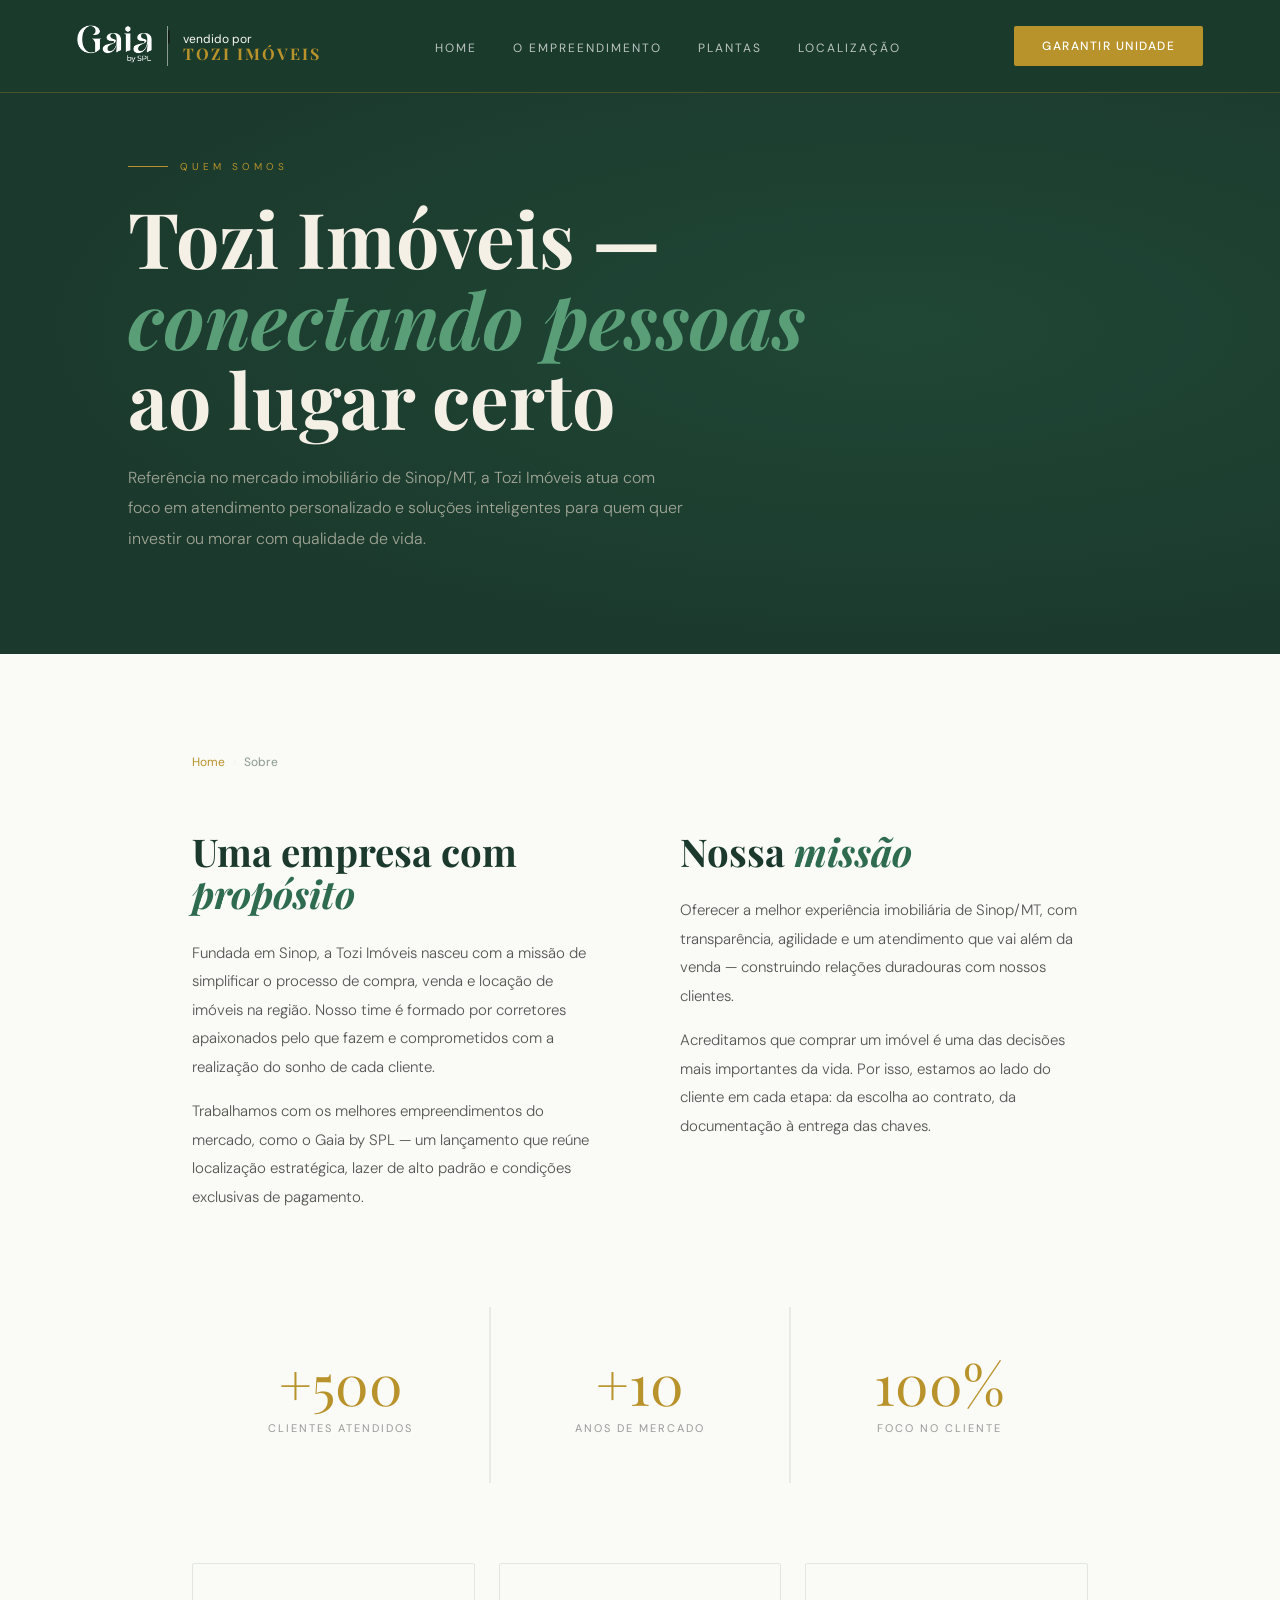
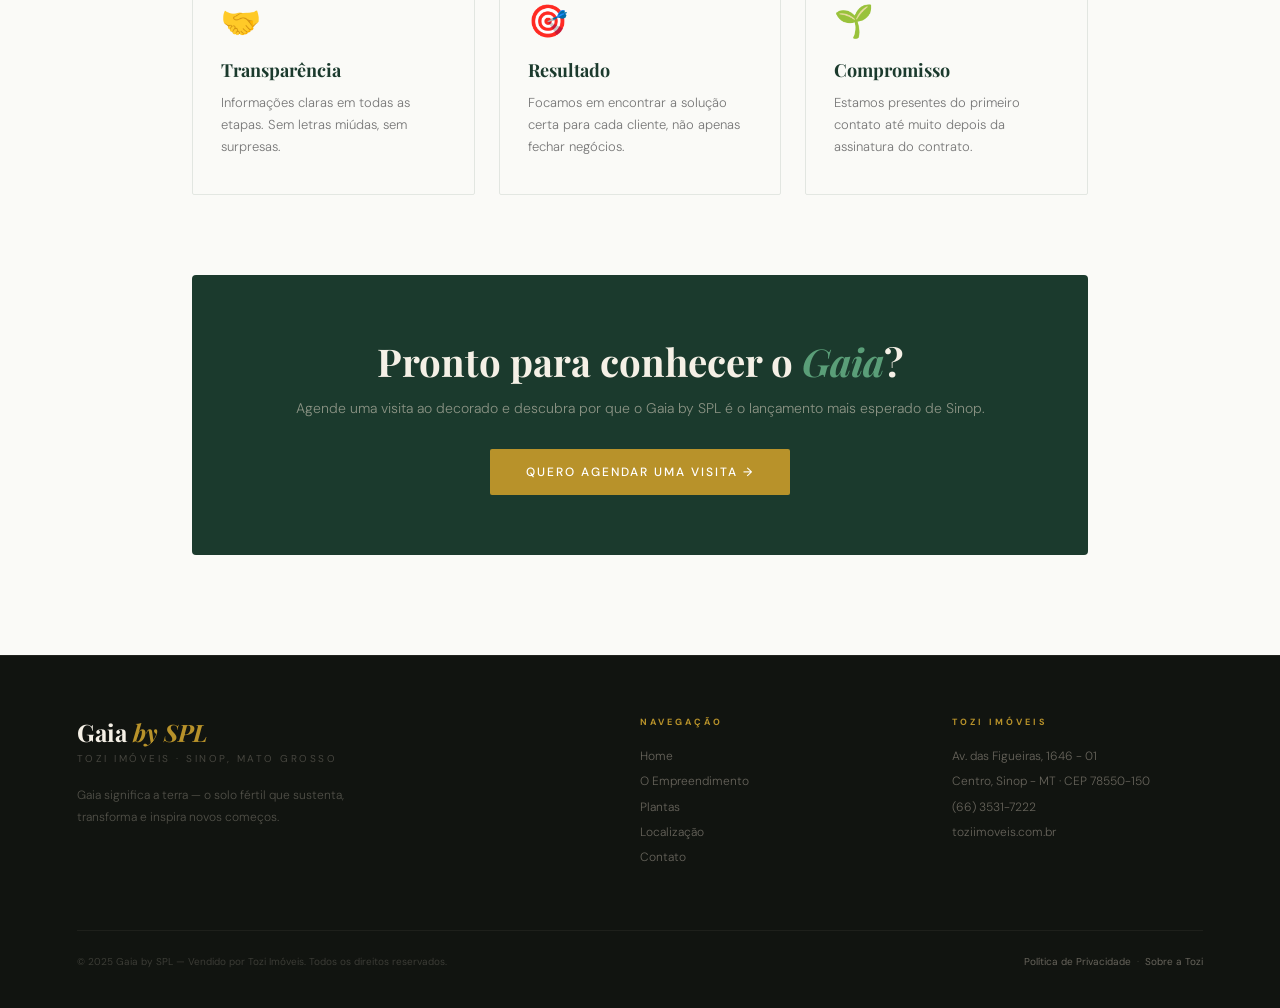
<file: pages/sobre.html>
<!doctype html>
<html lang="pt-BR">
  <head>
    <meta charset="UTF-8" />
    <meta name="viewport" content="width=device-width, initial-scale=1.0" />
    <title>Sobre a Tozi Imóveis — Gaia by SPL</title>
    <link href="https://fonts.googleapis.com/css2?family=Playfair+Display:ital,wght@0,400;0,700;1,400;1,700&family=DM+Sans:wght@300;400;500&display=swap" rel="stylesheet" />
    <link rel="stylesheet" href="../css/style.css" />
    <style>
      /* Estilos específicos da página Sobre */
      .page-hero {
        background: var(--verde-escuro);
        padding: 160px 10vw 100px;
        position: relative;
        overflow: hidden;
      }
      .page-hero::before {
        content: "";
        position: absolute;
        inset: 0;
        background: radial-gradient(ellipse at 70% 50%, rgba(46,107,79,0.25) 0%, transparent 70%);
      }
      .page-hero-label {
        font-size: 10px;
        letter-spacing: 4px;
        text-transform: uppercase;
        color: var(--dourado);
        display: flex;
        align-items: center;
        gap: 12px;
        margin-bottom: 24px;
      }
      .page-hero-label::before {
        content: "";
        width: 40px;
        height: 1px;
        background: var(--dourado);
      }
      .page-hero h1 {
        font-family: "Playfair Display", serif;
        font-size: clamp(42px, 6vw, 80px);
        font-weight: 700;
        color: var(--areia-clara);
        line-height: 1.05;
        max-width: 700px;
        position: relative;
      }
      .page-hero h1 em {
        font-style: italic;
        color: var(--verde-claro);
      }
      .page-hero p {
        font-size: 16px;
        font-weight: 300;
        color: rgba(232,221,204,0.65);
        max-width: 560px;
        line-height: 1.9;
        margin-top: 24px;
        position: relative;
      }

      .sobre-page {
        max-width: 1100px;
        margin: 0 auto;
        padding: 100px 8vw;
      }
      .sobre-grid {
        display: grid;
        grid-template-columns: 1fr 1fr;
        gap: 80px;
        align-items: start;
        margin-bottom: 80px;
      }
      .sobre-grid h2 {
        font-family: "Playfair Display", serif;
        font-size: clamp(28px, 3vw, 44px);
        font-weight: 700;
        color: var(--verde-escuro);
        line-height: 1.1;
        margin-bottom: 24px;
      }
      .sobre-grid h2 em {
        font-style: italic;
        color: var(--verde-medio);
      }
      .sobre-grid p {
        font-size: 15px;
        font-weight: 300;
        color: #555;
        line-height: 1.9;
        margin-bottom: 16px;
      }
      .sobre-nums {
        display: grid;
        grid-template-columns: repeat(3, 1fr);
        gap: 2px;
        background: rgba(27,58,45,0.08);
        margin-bottom: 80px;
      }
      .sobre-num-item {
        background: var(--off-white);
        padding: 48px 36px;
        text-align: center;
      }
      .sobre-num-val {
        font-family: "Playfair Display", serif;
        font-size: 56px;
        font-weight: 400;
        color: var(--dourado);
        line-height: 1;
        margin-bottom: 10px;
      }
      .sobre-num-lbl {
        font-size: 11px;
        letter-spacing: 2px;
        text-transform: uppercase;
        color: #999;
      }
      .sobre-values {
        display: grid;
        grid-template-columns: repeat(3, 1fr);
        gap: 24px;
        margin-bottom: 80px;
      }
      .value-card {
        border: 1px solid rgba(27,58,45,0.1);
        padding: 36px 28px;
        border-radius: 2px;
        transition: all 0.3s;
      }
      .value-card:hover {
        border-color: var(--verde-medio);
        transform: translateY(-4px);
        box-shadow: 0 12px 32px rgba(27,58,45,0.08);
      }
      .value-ico { font-size: 32px; margin-bottom: 16px; display: block; }
      .value-title {
        font-family: "Playfair Display", serif;
        font-size: 18px;
        font-weight: 700;
        color: var(--verde-escuro);
        margin-bottom: 10px;
      }
      .value-desc { font-size: 13px; color: #777; line-height: 1.7; font-weight: 300; }

      .sobre-cta-box {
        background: var(--verde-escuro);
        padding: 60px;
        text-align: center;
        border-radius: 4px;
      }
      .sobre-cta-box h3 {
        font-family: "Playfair Display", serif;
        font-size: clamp(24px, 3vw, 40px);
        font-weight: 700;
        color: var(--areia-clara);
        margin-bottom: 12px;
      }
      .sobre-cta-box h3 em { font-style: italic; color: var(--verde-claro); }
      .sobre-cta-box p {
        font-size: 14px;
        color: rgba(232,221,204,0.55);
        margin-bottom: 32px;
        font-weight: 300;
      }

      .page-footer-nav {
        display: flex;
        align-items: center;
        gap: 8px;
        font-size: 12px;
        color: rgba(232,221,204,0.4);
        margin-bottom: 32px;
      }
      .page-footer-nav a { color: var(--dourado); text-decoration: none; }

      @media (max-width: 768px) {
        .sobre-grid { grid-template-columns: 1fr; gap: 40px; }
        .sobre-nums { grid-template-columns: 1fr; }
        .sobre-values { grid-template-columns: 1fr; }
        .sobre-page { padding: 60px 6vw; }
        .page-hero { padding: 130px 6vw 70px; }
        .sobre-cta-box { padding: 40px 24px; }
      }
    </style>
  </head>
  <body>

    <!-- NAV -->
    <nav id="nav" style="background: rgba(27,58,45,0.97); backdrop-filter: blur(12px); border-bottom: 1px solid rgba(184,146,42,0.3);">
      <div class="right-side">
        <div class="nav-logo">
          <img class="logo" src="../IMGs/LogoGaiaSPL.png" alt="Gaia By SPL" onerror="this.style.display='none'" />
        </div>
        <p class="separador">|</p>
        <div class="nav-logo-right">
          <p class="vendidoPor">
            <span class="NAVSVP">vendido por</span><br />
            <span class="NAVTI">Tozi Imóveis</span>
          </p>
        </div>
      </div>
      <ul class="nav-links">
        <li><a href="../index.html">Home</a></li>
        <li><a href="../index.html#sobre">O Empreendimento</a></li>
        <li><a href="../index.html#tipologias">Plantas</a></li>
        <li><a href="../index.html#localizacao">Localização</a></li>
      </ul>
      <a href="../index.html#formulario" class="nav-btn" style="cursor:pointer;">Garantir Unidade</a>
    </nav>

    <!-- HERO -->
    <div class="page-hero">
      <div class="page-hero-label">Quem somos</div>
      <h1>Tozi Imóveis —<br /><em>conectando pessoas</em><br />ao lugar certo</h1>
      <p>Referência no mercado imobiliário de Sinop/MT, a Tozi Imóveis atua com foco em atendimento personalizado e soluções inteligentes para quem quer investir ou morar com qualidade de vida.</p>
    </div>

    <!-- CONTEÚDO -->
    <div class="sobre-page">

      <!-- Breadcrumb -->
      <div class="page-footer-nav" style="margin-bottom:60px;">
        <a href="../index.html">Home</a> <span>›</span> <span style="color:rgba(27,58,45,0.5)">Sobre</span>
      </div>

      <!-- Texto principal -->
      <div class="sobre-grid reveal">
        <div>
          <h2>Uma empresa com <em>propósito</em></h2>
          <p>Fundada em Sinop, a Tozi Imóveis nasceu com a missão de simplificar o processo de compra, venda e locação de imóveis na região. Nosso time é formado por corretores apaixonados pelo que fazem e comprometidos com a realização do sonho de cada cliente.</p>
          <p>Trabalhamos com os melhores empreendimentos do mercado, como o Gaia by SPL — um lançamento que reúne localização estratégica, lazer de alto padrão e condições exclusivas de pagamento.</p>
        </div>
        <div>
          <h2>Nossa <em>missão</em></h2>
          <p>Oferecer a melhor experiência imobiliária de Sinop/MT, com transparência, agilidade e um atendimento que vai além da venda — construindo relações duradouras com nossos clientes.</p>
          <p>Acreditamos que comprar um imóvel é uma das decisões mais importantes da vida. Por isso, estamos ao lado do cliente em cada etapa: da escolha ao contrato, da documentação à entrega das chaves.</p>
        </div>
      </div>

      <!-- Números -->
      <div class="sobre-nums reveal">
        <div class="sobre-num-item">
          <div class="sobre-num-val">+500</div>
          <div class="sobre-num-lbl">Clientes atendidos</div>
        </div>
        <div class="sobre-num-item">
          <div class="sobre-num-val">+10</div>
          <div class="sobre-num-lbl">Anos de mercado</div>
        </div>
        <div class="sobre-num-item">
          <div class="sobre-num-val">100%</div>
          <div class="sobre-num-lbl">Foco no cliente</div>
        </div>
      </div>

      <!-- Valores -->
      <div class="sobre-values reveal">
        <div class="value-card">
          <span class="value-ico">🤝</span>
          <div class="value-title">Transparência</div>
          <div class="value-desc">Informações claras em todas as etapas. Sem letras miúdas, sem surpresas.</div>
        </div>
        <div class="value-card">
          <span class="value-ico">🎯</span>
          <div class="value-title">Resultado</div>
          <div class="value-desc">Focamos em encontrar a solução certa para cada cliente, não apenas fechar negócios.</div>
        </div>
        <div class="value-card">
          <span class="value-ico">🌱</span>
          <div class="value-title">Compromisso</div>
          <div class="value-desc">Estamos presentes do primeiro contato até muito depois da assinatura do contrato.</div>
        </div>
      </div>

      <!-- CTA -->
      <div class="sobre-cta-box reveal">
        <h3>Pronto para conhecer o <em>Gaia</em>?</h3>
        <p>Agende uma visita ao decorado e descubra por que o Gaia by SPL é o lançamento mais esperado de Sinop.</p>
        <a href="../index.html#formulario" class="cta-main" style="cursor:pointer; display:inline-block; text-decoration:none;">Quero agendar uma visita →</a>
      </div>

    </div>

    <!-- FOOTER -->
    <footer>
      <div class="footer-brand">
        <div class="footer-brand-name">Gaia <span>by SPL</span></div>
        <div class="footer-brand-sub">Tozi Imóveis · Sinop, Mato Grosso</div>
        <p>Gaia significa a terra — o solo fértil que sustenta, transforma e inspira novos começos.</p>
      </div>
      <div class="footer-col">
        <h5>Navegação</h5>
        <a href="../index.html">Home</a>
        <a href="../index.html#sobre">O Empreendimento</a>
        <a href="../index.html#tipologias">Plantas</a>
        <a href="../index.html#localizacao">Localização</a>
        <a href="../index.html#formulario">Contato</a>
      </div>
      <div class="footer-col">
        <h5>Tozi Imóveis</h5>
        <p>Av. das Figueiras, 1646 - 01</p>
        <p>Centro, Sinop - MT · CEP 78550-150</p>
        <a href="tel:6635317222">(66) 3531-7222</a>
        <a href="https://toziimoveis.com.br" target="_blank">toziimoveis.com.br</a>
      </div>
      <div class="footer-bottom">
        <p>© 2025 Gaia by SPL — Vendido por Tozi Imóveis. Todos os direitos reservados.</p>
        <p>
          <a href="privacidade.html" style="color:rgba(232,221,204,0.4); text-decoration:none;">Política de Privacidade</a>
          &nbsp;·&nbsp;
          <a href="sobre.html" style="color:rgba(232,221,204,0.4); text-decoration:none;">Sobre a Tozi</a>
        </p>
      </div>
    </footer>

    <script>
      // Reveal on scroll
      const allReveal = document.querySelectorAll(".reveal");
      const obs = new IntersectionObserver(
        (entries) => { entries.forEach((e,i) => { if(e.isIntersecting){ setTimeout(()=>e.target.classList.add("in"),(i%4)*100); obs.unobserve(e.target); } }); },
        { threshold: 0.1, rootMargin: "0px 0px -50px 0px" }
      );
      allReveal.forEach(el => obs.observe(el));
    </script>
  </body>
</html>
</file>
<file: css/style.css>
/* ============================================================
   Gaia by SPL — Tozi Imóveis
   Folha de estilos principal
   ============================================================ */

*,
*::before,
*::after {
  margin: 0;
  padding: 0;
  box-sizing: border-box;
}

:root {
  --verde-escuro: #1b3a2d;
  --verde-medio: #2e6b4f;
  --verde-claro: #5a9e78;
  --areia: #e8ddcc;
  --areia-clara: #f5f0e6;
  --off-white: #fafaf7;
  --marrom: #7a5c3e;
  --dourado: #b8922a;
  --preto: #111410;
}

html {
  scroll-behavior: smooth;
}
body {
  font-family: "DM Sans", sans-serif;
  background: var(--off-white);
  color: var(--preto);
  overflow-x: hidden;
}

/* NAV */
nav {
  position: fixed;
  top: 0;
  left: 0;
  right: 0;
  z-index: 100;
  display: flex;
  justify-content: space-between;
  align-items: center;
  padding: 24px 6vw;
  transition: all 0.4s ease;
}
nav.scrolled {
  background: rgba(27, 58, 45, 0.97);
  backdrop-filter: blur(12px);
  padding: 14px 6vw;
  border-bottom: 1px solid rgba(184, 146, 42, 0.3);
}
.nav-logo {
  font-family: "Playfair Display", serif;

  font-weight: 700;
  color: #fff;
  letter-spacing: -0.5px;
}
.nav-logo span {
  font-style: italic;
  color: var(--areia);
}
.right-side {
  align-self: center;
  display: flex;
  align-items: center;
  gap: 15px;
}
.logo {
  width: auto;
  height: 40px;
}
.separador {
  width: 1px;
  height: 40px;
  background: rgba(255, 255, 255, 0.5);
}
.vendidoPor {
  line-height: 1;
}
.nav-logo-right {
  display: flex;
  flex-direction: column;
  align-items: flex-end;
  gap: 0px;
}
.nav-logo-right .NAVSVP {
  font-family: "DM Sans", sans-serif;
  font-size: 12px;
  font-weight: 400;
  color: var(--off-white);
  margin-top: -4px;
}
.nav-logo-right .NAVTI {
  font-family: "Playfair Display", serif;
  font-size: 16px;
  font-weight: bold;
  color: var(--dourado);
  letter-spacing: 2px;
  text-transform: uppercase;
}
.nav-links {
  display: flex;
  gap: 36px;
  list-style: none;
}
.nav-links a {
  font-size: 12px;
  font-weight: 400;
  letter-spacing: 2px;
  text-transform: uppercase;
  color: rgba(255, 255, 255, 0.7);
  text-decoration: none;
  transition: color 0.3s;
}
.nav-links a:hover {
  color: #fff;
}
.nav-btn {
  background: var(--dourado);
  color: #fff;
  border: none;
  padding: 12px 28px;
  font-family: "DM Sans", sans-serif;
  font-size: 12px;
  font-weight: 500;
  letter-spacing: 1.5px;
  text-transform: uppercase;
  cursor: pointer;
  text-decoration: none;
  transition: all 0.3s;
  border-radius: 2px;
}
.nav-btn:hover {
  background: #fff;
  color: var(--preto);
}

/* HERO */
.hero {
  height: 100vh;
  min-height: 700px;
  background: var(--verde-escuro);
  position: relative;
  overflow: hidden;
  display: flex;
  align-items: center;
}
.hero-inner {
  position: relative;
  z-index: 2;
  width: 100%;
  display: grid;
  grid-template-columns: 1fr 420px;
  gap: 60px;
  align-items: center;
  padding: 0 7vw;
  max-width: 1400px;
  margin: 0 auto;
}
.hero-left {
  display: flex;
  flex-direction: column;
}
.logo-hero {
  width: 400px;
  height: auto;
  margin-bottom: 24px;
  opacity: 0;
  animation: slideRight 0.8s ease 0.2s forwards;
}
.hero-eyebrow {
  display: flex;
  align-items: center;
  gap: 12px;
  font-size: 10px;
  font-weight: 400;
  letter-spacing: 4px;
  text-transform: uppercase;
  color: var(--dourado);
  margin-bottom: 24px;
  opacity: 0;
  animation: slideRight 0.8s ease 0.4s forwards;
}
.hero-eyebrow::before {
  content: "";
  width: 40px;
  height: 1px;
  background: var(--dourado);
}
.hero-h1 {
  font-family: "Playfair Display", serif;
  font-size: clamp(70px, 8vw, 116px);
  font-weight: 700;
  color: var(--areia-clara);
  line-height: 0.88;
  margin-bottom: 32px;
  opacity: 0;
  animation: slideRight 1s ease 0.6s forwards;
}
.hero-h1 em {
  font-style: italic;
  color: var(--verde-claro);
  display: block;
}
.hero-tagline {
  font-size: 15px;
  font-weight: 300;
  color: rgba(232, 221, 204, 0.65);
  line-height: 1.8;
  max-width: 450px;
  margin-bottom: 44px;
  opacity: 0;
  animation: slideRight 1s ease 0.8s forwards;
}
.hero-ctas {
  display: flex;
  gap: 14px;
  align-items: center;
  opacity: 0;
  animation: slideRight 1s ease 1s forwards;
}
.cta-main {
  background: var(--dourado);
  color: #fff;
  border: none;
  padding: 15px 36px;
  font-family: "DM Sans", sans-serif;
  font-size: 12px;
  font-weight: 500;
  letter-spacing: 2px;
  text-transform: uppercase;
  cursor: pointer;
  text-decoration: none;
  transition: all 0.3s;
  border-radius: 2px;
}
.cta-main:hover {
  background: var(--areia-clara);
  color: var(--preto);
  transform: translateY(-2px);
}
.cta-sec {
  color: rgba(232, 221, 204, 0.6);
  font-size: 12px;
  font-weight: 400;
  letter-spacing: 1.5px;
  text-decoration: none;
  text-transform: uppercase;
  transition: color 0.3s;
  cursor: pointer;
  display: flex;
  align-items: center;
  gap: 8px;
}
.cta-sec:hover {
  color: var(--areia-clara);
}
.cta-sec::after {
  content: "↓";
  font-size: 14px;
}

.hero-right {
  display: flex;
  align-items: center;
  justify-content: center;
}

/* Hero background image layer */
.hero-bg-img {
  position: absolute;
  inset: 0;
  z-index: 0;
}
.hero-bg-img img {
  width: 100%;
  height: 100%;
  object-fit: cover;
  opacity: 0.5;
  animation: zoomIn 20s ease infinite alternate;
}
/* Dark gradient — pesado à esquerda (texto), mais leve à direita (form) */
.hero-bg-img::after {
  content: "";
  position: absolute;
  inset: 0;
  background: linear-gradient(
    105deg,
    rgba(11, 27, 19, 0.90) 0%,
    rgba(11, 27, 19, 0.75) 38%,
    rgba(11, 27, 19, 0.55) 58%,
    rgba(11, 27, 19, 0.30) 100%
  );
}

/* Hero inline form */
.hero-form-box {
  position: relative;
  z-index: 3;
  background: rgba(12, 29, 20, 0.78);
  border: 1px solid rgba(184, 146, 42, 0.35);
  backdrop-filter: blur(20px);
  padding: 40px 36px 36px;
  border-radius: 4px;
  width: 100%;
  opacity: 0;
  animation: fadeIn 1s ease 1s forwards;
}
.hero-form-label {
  font-size: 9px;
  letter-spacing: 3.5px;
  text-transform: uppercase;
  color: var(--dourado);
  margin-bottom: 6px;
  display: block;
}
.hero-form-title {
  font-family: "Playfair Display", serif;
  font-size: 22px;
  font-weight: 700;
  color: var(--areia-clara);
  margin-bottom: 28px;
  line-height: 1.2;
}
.hero-form-title em {
  font-style: italic;
  color: var(--verde-claro);
}
.hf-group {
  display: flex;
  flex-direction: column;
  gap: 5px;
  margin-bottom: 18px;
}
.hf-group label {
  font-size: 8px;
  letter-spacing: 2.5px;
  text-transform: uppercase;
  color: rgba(232, 221, 204, 0.5);
  font-weight: 500;
}
.hf-group input,
.hf-group select {
  background: transparent;
  border: none;
  border-bottom: 1px solid rgba(232, 221, 204, 0.2);
  padding: 10px 0;
  font-family: "DM Sans", sans-serif;
  font-size: 14px;
  color: var(--areia-clara);
  outline: none;
  transition: border-color 0.3s;
  cursor: text;
  -webkit-appearance: none;
}
.hf-group input:focus,
.hf-group select:focus {
  border-bottom-color: var(--dourado);
}
.hf-group input::placeholder {
  color: rgba(219, 219, 219, 0.3);
  font-weight: 300;
}
.hf-group select option {
  background: var(--verde-escuro);
  color: var(--areia-clara);
}
.hf-row {
  display: grid;
  grid-template-columns: 1fr 1fr;
  gap: 0 20px;
}
.btn-hero-submit {
  width: 100%;
  background: var(--dourado);
  color: #fff;
  border: none;
  padding: 15px 24px;
  font-family: "DM Sans", sans-serif;
  font-size: 11px;
  font-weight: 500;
  letter-spacing: 2px;
  text-transform: uppercase;
  cursor: pointer;
  transition: all 0.3s;
  border-radius: 2px;
  margin-top: 8px;
}
.btn-hero-submit:hover {
  background: #fff;
  color: var(--preto);
}
.hero-form-aviso {
  font-size: 9px;
  color: rgba(232, 221, 204, 0.25);
  line-height: 1.6;
  margin-top: 12px;
  text-align: center;
}
@keyframes zoomIn {
  from {
    transform: scale(1);
  }
  to {
    transform: scale(1.08);
  }
}
.hero-float-text {
  position: absolute;
  bottom: 80px;
  right: 6vw;
  font-family: "Playfair Display", serif;
  font-size: 200px;
  font-weight: 700;
  color: rgba(255, 255, 255, 0.04);
  line-height: 1;
  pointer-events: none;
  white-space: nowrap;
  opacity: 0;
  animation: fadeIn 1.5s ease 1.2s forwards;
}
.hero-badge {
  position: absolute;
  top: 80%;
  right: 10%;
  background: rgba(184, 146, 42, 0.15);
  border: 1px solid rgba(184, 146, 42, 0.4);
  backdrop-filter: blur(8px);
  padding: 24px 28px;
  text-align: center;
  border-radius: 4px;
  opacity: 0;
  animation: fadeIn 1s ease 1.4s forwards;
}
.hero-badge strong {
  display: block;
  font-family: "Playfair Display", serif;
  font-size: 48px;
  font-weight: 400;
  color: var(--dourado);
  line-height: 1;
}
.hero-badge span {
  font-size: 10px;
  letter-spacing: 3px;
  text-transform: uppercase;
  color: rgba(232, 221, 204, 0.6);
}
.hero-scroll {
  position: absolute;
  bottom: 48px;
  left: 6vw;
  display: flex;
  align-items: center;
  gap: 14px;
  z-index: 3;
  opacity: 0;
  animation: fadeIn 1s ease 1.6s forwards;
}
.hero-scroll-line {
  width: 60px;
  height: 1px;
  background: rgba(184, 146, 42, 0.5);
  position: relative;
  overflow: hidden;
}
.hero-scroll-line::after {
  content: "";
  position: absolute;
  width: 100%;
  height: 100%;
  background: var(--dourado);
  animation: scanLine 2s ease-in-out infinite;
}
@keyframes scanLine {
  0% {
    transform: translateX(-100%);
  }
  100% {
    transform: translateX(100%);
  }
}
.hero-scroll span {
  font-size: 9px;
  letter-spacing: 3px;
  text-transform: uppercase;
  color: rgba(232, 221, 204, 0.4);
}

/* STATS BAR */
.stats-bar {
  background: var(--preto);
  display: grid;
  grid-template-columns: repeat(4, 1fr);
  border-top: 1px solid rgba(232, 221, 204, 0.08);
}
.stat-item {
  padding: 32px 40px;
  border-right: 1px solid rgba(232, 221, 204, 0.08);
  transition: background 0.3s;
}
.stat-item:last-child {
  border-right: none;
}
.stat-item:hover {
  background: rgba(232, 221, 204, 0.04);
}
.stat-num {
  font-family: "Playfair Display", serif;
  font-size: 42px;
  font-weight: 400;
  color: var(--areia-clara);
  line-height: 1;
  margin-bottom: 6px;
}
.stat-num sup {
  font-size: 18px;
}
.stat-label {
  font-size: 10px;
  font-weight: bold;
  letter-spacing: 2.5px;
  text-transform: uppercase;
  color: rgba(232, 221, 204, 0.35);
}

/* LABELS */
.s-label {
  display: inline-flex;
  align-items: center;
  gap: 10px;
  font-size: 10px;
  font-weight: 500;
  letter-spacing: 4px;
  text-transform: uppercase;
  color: var(--verde-medio);
  margin-bottom: 18px;
}
.s-label::after {
  content: "";
  width: 28px;
  height: 1px;
  background: var(--dourado);
}
.s-title {
  font-family: "Playfair Display", serif;
  font-size: clamp(36px, 4vw, 60px);
  font-weight: 700;
  line-height: 1.05;
  color: var(--verde-escuro);
}
.s-title em {
  font-style: italic;
  color: var(--verde-medio);
}

/* SOBRE */
.sobre {
  display: grid;
  grid-template-columns: 50% 50%;
  min-height: 90vh;
}
.sobre-img {
  background: var(--verde-escuro);
  position: relative;
  overflow: hidden;
}
.sobre-img img {
  width: 100%;
  height: 100%;
  object-fit: cover;
  opacity: 0.75;
  transition: transform 0.8s ease;
}
.sobre-img:hover img {
  transform: scale(1.04);
}
.sobre-plaque {
  position: absolute;
  bottom: 60px;
  right: -1px;
  background: var(--off-white);
  padding: 32px 36px;
  border-left: 3px solid var(--dourado);
  max-width: 260px;
}
.sobre-plaque-num {
  font-family: "Playfair Display", serif;
  font-size: 56px;
  font-weight: 400;
  color: var(--verde-escuro);
  line-height: 1;
}
.sobre-plaque-label {
  font-size: 11px;
  letter-spacing: 2px;
  text-transform: uppercase;
  color: var(--marrom);
  margin-top: 6px;
}
.sobre-content {
  padding: 80px 8% 80px 7%;
  display: flex;
  flex-direction: column;
  justify-content: center;
  overflow: hidden;
}
.sobre-content p {
  font-size: 15px;
  font-weight: 300;
  color: #555;
  line-height: 1.9;
  margin-bottom: 18px;
}
.sobre-pills {
  display: flex;
  flex-wrap: wrap;
  gap: 8px;
  margin-top: 28px;
}
.pill {
  padding: 7px 14px;
  border: 1px solid rgba(46, 107, 79, 0.2);
  font-size: 11px;
  font-weight: 400;
  color: var(--verde-medio);
  letter-spacing: 0.5px;
  background: rgba(46, 107, 79, 0.04);
  border-radius: 100px;
  transition: all 0.3s;
  white-space: nowrap;
}
.pill:hover {
  background: var(--verde-escuro);
  color: var(--areia-clara);
  border-color: var(--verde-escuro);
}

/* NUMEROS SPL */
.numeros-spl {
  background: var(--verde-escuro);
  padding: 0 6vw;
  display: grid;
  grid-template-columns: repeat(4, 1fr);
}
.num-spl-item {
  padding: 48px 32px;
  text-align: center;
  border: 1px solid rgba(232, 221, 204, 0.08);
  transition: all 0.3s;
}
.num-spl-item:hover {
  background: rgba(46, 107, 79, 0.3);
  border-color: rgba(184, 146, 42, 0.3);
}
.num-spl-val {
  font-family: "Playfair Display", serif;
  font-size: 52px;
  font-weight: 400;
  color: var(--dourado);
  line-height: 1;
  margin-bottom: 10px;
}
.num-spl-lbl {
  font-size: 11px;
  font-weight: bold;
  letter-spacing: 2px;
  text-transform: uppercase;
  color: rgba(232, 221, 204, 0.4);
}

/* LOCALIZAÇÃO */
.localizacao {
  display: grid;
  grid-template-columns: 1fr 1fr;
  background: var(--areia-clara);
}
.loc-content {
  padding: 100px 8% 100px 6vw;
  display: flex;
  flex-direction: column;
  justify-content: center;
}
.loc-list {
  list-style: none;
  margin-top: 48px;
  display: flex;
  flex-direction: column;
  gap: 0;
}
.loc-item {
  display: grid;
  grid-template-columns: 48px 1fr;
  align-items: center;
  gap: 16px;
  padding: 20px 0;
  border-bottom: 1px solid rgba(27, 58, 45, 0.1);
}
.loc-item:first-child {
  border-top: 1px solid rgba(27, 58, 45, 0.1);
}
.loc-icon {
  width: 48px;
  height: 48px;
  background: var(--verde-escuro);
  display: flex;
  align-items: center;
  justify-content: center;
  font-size: 20px;
  border-radius: 2px;
  flex-shrink: 0;
  transition: background 0.3s;
}
.loc-item:hover .loc-icon {
  background: var(--dourado);
}
.loc-text strong {
  display: block;
  font-size: 14px;
  font-weight: 500;
  color: var(--preto);
  margin-bottom: 2px;
}
.loc-text span {
  font-size: 12px;
  color: #888;
}
.loc-map {
  background: var(--verde-escuro);
  position: relative;
  overflow: hidden;
  min-height: 600px;
  display: flex;
  align-items: stretch;
}
.loc-map iframe {
  width: 100%;
  height: 100%;
  min-height: 600px;
  border: 0;
  filter: grayscale(60%) sepia(25%) hue-rotate(100deg) brightness(0.75)
    contrast(1.1);
  display: block;
}
.loc-map-overlay {
  position: absolute;
  inset: 0;
  pointer-events: none;
  background: linear-gradient(
    135deg,
    rgba(27, 58, 45, 0.18) 0%,
    rgba(184, 146, 42, 0.06) 100%
  );
  border-left: 3px solid rgba(184, 146, 42, 0.35);
  z-index: 2;
}

/* TIPOLOGIAS */
.tipologias {
  padding: 120px 6vw;
  background: var(--off-white);
}
.tipo-header {
  display: grid;
  grid-template-columns: 1fr 1fr;
  gap: 60px;
  align-items: end;
  margin-bottom: 70px;
}
.tipo-header-right p {
  font-size: 14px;
  color: #777;
  line-height: 1.9;
  font-weight: 500;
}
.tipo-grid {
  display: grid;
  grid-template-columns: repeat(3, 1fr);
  gap: 2px;
  background: rgba(27, 58, 45, 0.1);
}
.tipo-card {
  background: var(--off-white);
  padding: 48px 40px;
  position: relative;
  overflow: hidden;
  cursor: pointer;
  transition: background 0.4s;
}
.tipo-card::before {
  content: "";
  position: absolute;
  inset: 0;
  background: var(--verde-escuro);
  transform: translateY(100%);
  transition: transform 0.5s cubic-bezier(0.76, 0, 0.24, 1);
}
.tipo-card:hover {
  background: var(--verde-escuro);
}
.tipo-card:hover::before {
  transform: translateY(0);
}
.tipo-card:hover .tipo-nome,
.tipo-card:hover .tipo-area,
.tipo-card:hover .tipo-detalhe {
  color: var(--areia-clara) !important;
}
.tipo-card:hover .tipo-area {
  color: var(--dourado) !important;
}
.tipo-card:hover .tipo-tag {
  background: rgba(184, 146, 42, 0.2);
  color: var(--dourado);
}
.tipo-card > * {
  position: relative;
  z-index: 1;
}
.tipo-tag {
  display: inline-block;
  padding: 5px 12px;
  background: rgba(46, 107, 79, 0.1);
  font-size: 10px;
  letter-spacing: 2px;
  text-transform: uppercase;
  color: var(--verde-medio);
  border-radius: 100px;
  margin-bottom: 24px;
  transition: all 0.3s;
}
.tipo-nome {
  font-family: "Playfair Display", serif;
  font-size: 28px;
  font-weight: 700;
  color: var(--verde-escuro);
  line-height: 1.1;
  margin-bottom: 8px;
  transition: color 0.3s;
}
.tipo-area {
  font-family: "Playfair Display", serif;
  font-size: 52px;
  font-weight: 400;
  color: var(--verde-medio);
  line-height: 1;
  transition: color 0.3s;
}
.tipo-area small {
  font-size: 20px;
  font-family: "DM Sans", sans-serif;
  font-weight: 300;
}
.tipo-detalhe {
  font-size: 12px;
  color: #999;
  line-height: 1.7;
  margin-top: 16px;
  transition: color 0.3s;
}
.tipo-card.destaque {
  background: var(--areia);
}
.tipo-card.destaque .tipo-nome {
  color: var(--verde-escuro);
}
.tipo-card.destaque .tipo-area {
  color: var(--marrom);
}
.tipo-card.destaque::before {
  background: var(--marrom);
}
.tipo-card.destaque:hover .tipo-area {
  color: var(--areia-clara) !important;
}

/* DIFERENCIAIS */
.diferenciais {
  background: var(--preto);
  padding: 120px 6vw;
}
.dif-header {
  display: grid;
  grid-template-columns: 1fr 1fr;
  gap: 60px;
  align-items: end;
  margin-bottom: 80px;
}
.dif-header .s-title {
  color: var(--areia-clara);
}
.dif-header .s-title em {
  color: var(--verde-claro);
}
.dif-header p {
  font-size: 14px;
  color: rgba(232, 221, 204, 0.5);
  line-height: 1.9;
  font-weight: 500;
}
.dif-lista {
  display: grid;
  grid-template-columns: repeat(3, 1fr);
  gap: 1px;
  background: rgba(232, 221, 204, 0.06);
}
.dif-item {
  background: #111410;
  padding: 44px 36px;
  display: flex;
  flex-direction: column;
  gap: 16px;
  position: relative;
  overflow: hidden;
  transition: all 0.35s;
}
.dif-item::after {
  content: "";
  position: absolute;
  bottom: 0;
  left: 0;
  width: 0;
  height: 2px;
  background: var(--dourado);
  transition: width 0.4s ease;
}
.dif-item:hover::after {
  width: 100%;
}
.dif-item:hover {
  background: rgba(46, 107, 79, 0.15);
}
.dif-ico {
  font-size: 28px;
}
.dif-titulo {
  font-size: 14px;
  font-weight: 500;
  color: var(--areia-clara);
  letter-spacing: 0.3px;
}
.dif-desc {
  font-size: 12px;
  font-weight: 300;
  color: rgba(232, 221, 204, 0.4);
  line-height: 1.75;
}

/* LAZER */
.lazer {
  padding: 120px 6vw;
  background: var(--areia-clara);
}
.lazer-header {
  display: grid;
  grid-template-columns: 1fr 2fr;
  gap: 60px;
  align-items: center;
  margin-bottom: 70px;
}
.lazer-grid {
  display: grid;
  grid-template-columns: repeat(6, 1fr);
  gap: 10px;
}
.lz-item {
  background: var(--off-white);
  padding: 24px 16px;
  text-align: center;
  border-radius: 4px;
  border: 1px solid rgba(27, 58, 45, 0.08);
  transition: all 0.3s;
  cursor: pointer;
}
.lz-item:hover {
  background: var(--verde-escuro);
  border-color: var(--verde-escuro);
  transform: translateY(-4px);
  box-shadow: 0 8px 24px rgba(27, 58, 45, 0.2);
}
.lz-item:hover .lz-nome {
  color: var(--areia-clara);
}
.lz-ico {
  font-size: 28px;
  margin-bottom: 10px;
  display: block;
}
.lz-nome {
  font-size: 11px;
  font-weight: 400;
  color: var(--verde-escuro);
  line-height: 1.3;
  transition: color 0.3s;
}
.lazer-highlights {
  display: grid;
  grid-template-columns: repeat(3, 1fr);
  gap: 20px;
  margin-top: 24px;
}
.lz-hl {
  background: var(--verde-escuro);
  padding: 32px 28px;
  display: flex;
  align-items: center;
  gap: 20px;
  border-radius: 4px;
}
.lz-hl-ico {
  font-size: 36px;
  flex-shrink: 0;
}
.lz-hl-text strong {
  display: block;
  font-family: "Playfair Display", serif;
  font-size: 20px;
  font-weight: 400;
  color: var(--areia-clara);
  line-height: 1.2;
}
.lz-hl-text span {
  font-size: 11px;
  color: rgba(232, 221, 204, 0.45);
  letter-spacing: 0.5px;
}

/* TORRES */
.torres {
  background: var(--off-white);
  padding: 120px 6vw;
}
.torres-grid {
  display: grid;
  grid-template-columns: repeat(4, 1fr);
  gap: 16px;
  margin-top: 60px;
}
.torre {
  border: 1px solid rgba(27, 58, 45, 0.12);
  padding: 44px 28px 36px;
  position: relative;
  cursor: default;
  transition: all 0.35s;
}
.torre:hover {
  border-color: var(--verde-medio);
  box-shadow: 0 12px 40px rgba(27, 58, 45, 0.1);
  transform: translateY(-6px);
}
.torre-letra {
  font-family: "Playfair Display", serif;
  font-size: 80px;
  font-weight: 700;
  color: rgba(27, 58, 45, 0.06);
  line-height: 1;
  position: absolute;
  bottom: 20px;
  right: 20px;
}
.torre-tag {
  font-size: 9px;
  letter-spacing: 3px;
  text-transform: uppercase;
  color: var(--dourado);
  margin-bottom: 16px;
  display: block;
}
.torre-nome {
  font-family: "Playfair Display", serif;
  font-size: 28px;
  font-weight: 700;
  color: var(--verde-escuro);
  margin-bottom: 20px;
}
.torre-info {
  display: flex;
  flex-direction: column;
  gap: 10px;
}
.torre-row {
  display: flex;
  justify-content: space-between;
  padding-bottom: 10px;
  border-bottom: 1px solid rgba(27, 58, 45, 0.07);
  font-size: 12px;
}
.torre-row:last-child {
  border-bottom: none;
  padding-bottom: 0;
}
.torre-row span:first-child {
  color: #999;
}
.torre-row span:last-child {
  font-weight: 500;
  color: var(--verde-escuro);
}

/* VAGAS */
.vagas {
  background: var(--verde-escuro);
  display: grid;
  grid-template-columns: repeat(4, 1fr);
  border-top: 1px solid rgba(232, 221, 204, 0.1);
}
.vaga-item {
  padding: 44px 32px;
  text-align: center;
  border-right: 1px solid rgba(232, 221, 204, 0.08);
}
.vaga-item:last-child {
  border-right: none;
}
.vaga-num {
  font-family: "Playfair Display", serif;
  font-size: 56px;
  font-weight: 400;
  color: var(--areia-clara);
  line-height: 1;
  margin-bottom: 8px;
}
.vaga-lbl {
  font-size: 10px;
  letter-spacing: 2.5px;
  text-transform: uppercase;
  color: rgba(232, 221, 204, 0.35);
}

/* CTA STRIP */
.cta-strip {
  background: var(--dourado);
  padding: 90px 6vw;
  text-align: center;
  position: relative;
  overflow: hidden;
}
.cta-strip::before {
  content: "GAIA";
  position: absolute;
  font-family: "Playfair Display", serif;
  font-size: 260px;
  font-weight: 700;
  color: rgba(255, 255, 255, 0.07);
  bottom: -60px;
  left: 50%;
  transform: translateX(-50%);
  white-space: nowrap;
}
.cta-strip h2 {
  font-family: "Playfair Display", serif;
  font-size: clamp(36px, 5vw, 68px);
  font-weight: 700;
  color: #fff;
  line-height: 1.05;
  margin-bottom: 16px;
  position: relative;
  z-index: 1;
}
.cta-strip h2 em {
  font-style: italic;
  color: rgba(255, 255, 255, 0.75);
}
.cta-strip p {
  font-size: 15px;
  font-weight: 300;
  color: rgba(255, 255, 255, 0.75);
  margin-bottom: 48px;
  position: relative;
  z-index: 1;
}
.cta-strip .cta-main {
  background: #fff;
  color: var(--marrom);
  position: relative;
  z-index: 1;
  font-size: 13px;
  padding: 17px 44px;
}
.cta-strip .cta-main:hover {
  background: var(--verde-escuro);
  color: #fff;
}

/* FORMULÁRIO */
.formulario {
  display: grid;
  grid-template-columns: 1fr 1fr;
  min-height: 80vh;
}
.form-esq {
  background: var(--verde-escuro);
  padding: 100px 8% 100px 6vw;
  display: flex;
  flex-direction: column;
  justify-content: center;
}
.form-esq .s-title {
  color: var(--areia-clara);
}
.form-esq .s-title em {
  color: var(--verde-claro);
}
.form-esq-body {
  margin-top: 32px;
  display: flex;
  flex-direction: column;
  gap: 28px;
}
.form-contact-row {
  display: flex;
  align-items: flex-start;
  gap: 16px;
}
.form-contact-icon {
  width: 44px;
  height: 44px;
  min-width: 44px;
  background: rgba(184, 146, 42, 0.15);
  border: 1px solid rgba(184, 146, 42, 0.3);
  display: flex;
  align-items: center;
  justify-content: center;
  font-size: 18px;
  border-radius: 2px;
}
.form-contact-info strong {
  display: block;
  font-size: 13px;
  font-weight: 500;
  color: var(--areia-clara);
  margin-bottom: 2px;
}
.form-contact-info span {
  font-size: 12px;
  color: rgba(232, 221, 204, 0.45);
}
.form-dir {
  background: var(--areia-clara);
  padding: 100px 6vw 100px 8%;
  display: flex;
  flex-direction: column;
  justify-content: center;
  gap: 22px;
}
.form-dir .s-label {
  color: var(--marrom);
}
.f-group {
  display: flex;
  flex-direction: column;
  gap: 7px;
}
.f-group label {
  font-size: 9px;
  letter-spacing: 3px;
  text-transform: uppercase;
  color: #999;
  font-weight: 500;
}
.f-group input,
.f-group select {
  background: transparent;
  border: none;
  border-bottom: 1.5px solid rgba(27, 58, 45, 0.15);
  padding: 12px 0;
  font-family: "DM Sans", sans-serif;
  font-size: 15px;
  color: var(--preto);
  outline: none;
  transition: border-color 0.3s;
  cursor: text;
}
.f-group input:focus,
.f-group select:focus {
  border-bottom-color: var(--verde-medio);
}
.f-group input::placeholder {
  color: #ccc;
  font-weight: 300;
}
.form-grid {
  display: grid;
  grid-template-columns: 1fr 1fr;
  gap: 0 24px;
}
.btn-submit {
  background: var(--verde-escuro);
  color: var(--areia-clara);
  border: none;
  padding: 17px 44px;
  font-family: "DM Sans", sans-serif;
  font-size: 12px;
  font-weight: 500;
  letter-spacing: 2px;
  text-transform: uppercase;
  cursor: pointer;
  align-self: flex-start;
  transition: all 0.3s;
  border-radius: 2px;
  margin-top: 8px;
}
.btn-submit:hover {
  background: var(--dourado);
}
.form-aviso {
  font-size: 10px;
  color: #bbb;
  line-height: 1.6;
  margin-top: -8px;
}

/* FOOTER */
footer {
  background: var(--preto);
  padding: 60px 6vw 40px;
  display: grid;
  grid-template-columns: 2fr 1fr 1fr;
  gap: 60px;
  border-top: 1px solid rgba(232, 221, 204, 0.07);
}
.footer-brand-name {
  font-family: "Playfair Display", serif;
  font-size: 24px;
  font-weight: 700;
  color: var(--areia-clara);
  margin-bottom: 4px;
}
.footer-brand-name span {
  font-style: italic;
  color: var(--dourado);
}
.footer-brand-sub {
  font-size: 10px;
  letter-spacing: 2.5px;
  text-transform: uppercase;
  color: rgba(232, 221, 204, 0.25);
  margin-bottom: 20px;
}
.footer-brand p {
  font-size: 12px;
  font-weight: 300;
  color: rgba(232, 221, 204, 0.3);
  line-height: 1.8;
  max-width: 320px;
}
.footer-col h5 {
  font-size: 9px;
  letter-spacing: 3px;
  text-transform: uppercase;
  color: var(--dourado);
  margin-bottom: 16px;
}
.footer-col a,
.footer-col p {
  display: block;
  font-size: 12px;
  font-weight: 300;
  color: rgba(232, 221, 204, 0.4);
  text-decoration: none;
  line-height: 2.1;
  transition: color 0.3s;
  cursor: pointer;
}
.footer-col a:hover {
  color: rgba(232, 221, 204, 0.8);
}
.footer-bottom {
  grid-column: 1 / -1;
  border-top: 1px solid rgba(232, 221, 204, 0.06);
  padding-top: 24px;
  display: flex;
  justify-content: space-between;
  align-items: center;
}
.footer-bottom p {
  font-size: 10px;
  color: rgba(232, 221, 204, 0.2);
}

/* ANIMATIONS */
@keyframes slideRight {
  from {
    opacity: 0;
    transform: translateX(-30px);
  }
  to {
    opacity: 1;
    transform: translateX(0);
  }
}
@keyframes fadeIn {
  from {
    opacity: 0;
  }
  to {
    opacity: 1;
  }
}
.reveal {
  opacity: 0;
  transform: translateY(36px);
  transition:
    opacity 0.9s ease,
    transform 0.9s ease;
}
.reveal.in {
  opacity: 1;
  transform: translateY(0);
}
.reveal-left {
  opacity: 0;
  transform: translateX(-36px);
  transition:
    opacity 0.9s ease,
    transform 0.9s ease;
}
.reveal-left.in {
  opacity: 1;
  transform: translateX(0);
}
.reveal-right {
  opacity: 0;
  transform: translateX(36px);
  transition:
    opacity 0.9s ease,
    transform 0.9s ease;
}
.reveal-right.in {
  opacity: 1;
  transform: translateX(0);
}


/* ── MODAL POPUP FORM ─────────────────────────────── */
.modal-overlay {
  display: none;
  position: fixed;
  inset: 0;
  background: rgba(10, 22, 16, 0.82);
  backdrop-filter: blur(6px);
  z-index: 1000;
  align-items: center;
  justify-content: center;
  padding: 20px;
}
.modal-overlay.open { display: flex; }
.modal-box {
  background: var(--verde-escuro);
  border: 1px solid rgba(184,146,42,0.35);
  border-radius: 6px;
  padding: 48px 44px 40px;
  width: 100%;
  max-width: 480px;
  position: relative;
  animation: modalIn 0.3s ease;
}
@keyframes modalIn {
  from { opacity:0; transform: translateY(24px) scale(0.97); }
  to   { opacity:1; transform: translateY(0) scale(1); }
}
.modal-close {
  position: absolute; top: 18px; right: 20px;
  background: none; border: none;
  color: rgba(232,221,204,0.4); font-size: 22px;
  cursor: pointer; line-height: 1; transition: color 0.2s;
}
.modal-close:hover { color: var(--areia-clara); }
.modal-label {
  font-size: 9px; letter-spacing: 3.5px; text-transform: uppercase;
  color: var(--dourado); margin-bottom: 6px; display: block;
}
.modal-title {
  font-family: "Playfair Display", serif; font-size: 24px;
  font-weight: 700; color: var(--areia-clara); margin-bottom: 28px; line-height: 1.2;
}
.modal-title em { font-style: italic; color: var(--verde-claro); }
.mf-group { display: flex; flex-direction: column; gap: 5px; margin-bottom: 18px; }
.mf-group label {
  font-size: 8px; letter-spacing: 2.5px; text-transform: uppercase;
  color: rgba(232,221,204,0.5); font-weight: 500;
}
.mf-group input, .mf-group select {
  background: transparent; border: none;
  border-bottom: 1px solid rgba(232,221,204,0.2);
  padding: 10px 0; font-family: "DM Sans", sans-serif;
  font-size: 15px; color: var(--areia-clara); outline: none;
  transition: border-color 0.3s; -webkit-appearance: none; width: 100%;
}
.mf-group input { cursor: text; }
.mf-group select { cursor: pointer; }
.mf-group input:focus, .mf-group select:focus { border-bottom-color: var(--dourado); }
.mf-group input::placeholder { color: rgba(232,221,204,0.28); font-weight:300; }
.mf-group select option { background: var(--verde-escuro); color: var(--areia-clara); }
.mf-row { display: grid; grid-template-columns: 1fr 1fr; gap: 0 20px; }
.btn-modal-submit {
  width: 100%; background: var(--dourado); color: #fff; border: none;
  padding: 15px 24px; font-family: "DM Sans", sans-serif;
  font-size: 11px; font-weight: 500; letter-spacing: 2px;
  text-transform: uppercase; cursor: pointer; transition: all 0.3s;
  border-radius: 2px; margin-top: 8px;
}
.btn-modal-submit:hover { background: #fff; color: var(--preto); }
.modal-aviso {
  font-size: 9px; color: rgba(232,221,204,0.25);
  line-height: 1.6; margin-top: 12px; text-align: center;
}

/* ── SECTION CTA BUTTON ───────────────────────────── */
.sec-cta {
  display: inline-flex; align-items: center; gap: 10px;
  margin-top: 36px; background: var(--dourado); color: #fff;
  border: none; padding: 14px 32px; font-family: "DM Sans", sans-serif;
  font-size: 11px; font-weight: 500; letter-spacing: 2px;
  text-transform: uppercase; cursor: pointer; transition: all 0.3s; border-radius: 2px;
}
.sec-cta:hover { background: var(--verde-escuro); color: var(--areia-clara); transform: translateY(-2px); }
.sec-cta-inv {
  background: rgba(184,146,42,0.15);
  border: 1px solid rgba(184,146,42,0.4);
  color: var(--dourado);
}
.sec-cta-inv:hover { background: var(--dourado); color: #fff; }

/* RESPONSIVE */
@media (max-width: 1100px) {
  .hero-inner { grid-template-columns: 1fr 360px; gap: 40px; padding: 0 5vw; }
}
@media (max-width: 900px) {
  .hero { height: auto; min-height: 100svh; align-items: flex-start; padding-top: 80px; }
  .hero-inner { grid-template-columns: 1fr; gap: 36px; padding: 40px 6vw 60px; align-items: start; }
  .hero-right { justify-content: flex-start; }
  .hero-form-box { max-width: 100%; }
  .sobre { grid-template-columns: 1fr; }
  .sobre-img { height: 380px; }
  .tipo-header, .dif-header, .lazer-header { grid-template-columns: 1fr; gap: 16px; }
  .localizacao { grid-template-columns: 1fr; }
  .loc-map { min-height: 380px; }
  .loc-map iframe { min-height: 380px; }
  .formulario { grid-template-columns: 1fr; }
  footer { grid-template-columns: 1fr; gap: 32px; }
}
@media (max-width: 768px) {
  nav { padding: 14px 5vw; }
  nav.scrolled { padding: 10px 5vw; }
  .nav-links { display: none; }
  .logo { height: 30px; }
  .NAVTI { font-size: 13px !important; letter-spacing: 1px !important; }
  .NAVSVP { font-size: 10px !important; }
  .separador { height: 28px; }
  .nav-btn { padding: 8px 14px; font-size: 10px; }
  .logo-hero { width: 200px; }
  .hero-eyebrow { font-size: 9px; letter-spacing: 2px; }
  .hero-tagline { font-size: 13px; }
  .stats-bar { grid-template-columns: 1fr 1fr; }
  .stat-item { padding: 20px 14px; }
  .numeros-spl { grid-template-columns: 1fr 1fr; padding: 0; }
  .num-spl-item { padding: 26px 14px; }
  .tipo-grid { grid-template-columns: 1fr; }
  .dif-lista { grid-template-columns: 1fr; }
  .lazer-grid { grid-template-columns: repeat(3, 1fr); }
  .lazer-highlights { grid-template-columns: 1fr; }
  .torres-grid { grid-template-columns: 1fr 1fr; }
  .vagas { grid-template-columns: 1fr 1fr; }
  .footer-bottom { flex-direction: column; gap: 8px; text-align: center; }
  .form-dir, .form-esq { padding: 50px 6vw; }
  .sobre-content { padding: 50px 6vw; }
  .tipologias, .diferenciais, .lazer, .torres { padding: 70px 5vw; }
  .cta-strip { padding: 60px 5vw; }
  .loc-content { padding: 60px 6vw; }
  .form-grid { grid-template-columns: 1fr; }
  .mf-row { grid-template-columns: 1fr; }
  .modal-box { padding: 40px 22px 32px; }
  .hf-row { grid-template-columns: 1fr; }
  .hero-scroll { display: none; }
}
@media (max-width: 480px) {
  .lazer-grid { grid-template-columns: repeat(2, 1fr); }
  .torres-grid { grid-template-columns: 1fr; }
  .vagas { grid-template-columns: 1fr 1fr; }
  .stats-bar { grid-template-columns: 1fr 1fr; }
}
/* ── TOAST NOTIFICATION ───────────────────────── */
#toast {
  position: fixed;
  bottom: 32px;
  left: 50%;
  transform: translateX(-50%) translateY(20px);
  background: var(--verde-escuro);
  border: 1px solid rgba(184,146,42,0.5);
  color: var(--areia-clara);
  padding: 16px 32px;
  border-radius: 4px;
  font-size: 13px;
  font-weight: 400;
  letter-spacing: 0.3px;
  z-index: 2000;
  opacity: 0;
  transition: opacity 0.35s ease, transform 0.35s ease;
  pointer-events: none;
  white-space: nowrap;
}
#toast::before {
  content: "✓ ";
  color: var(--verde-claro);
  font-weight: 700;
}
#toast.show {
  opacity: 1;
  transform: translateX(-50%) translateY(0);
}

/* ============================================================
   Cookie Banner
   ============================================================ */
#cookie-banner {
  position: fixed;
  bottom: 0;
  left: 0;
  right: 0;
  z-index: 3000;
  background: var(--preto);
  border-top: 1px solid rgba(184, 146, 42, 0.35);
  transform: translateY(100%);
  transition: transform 0.4s cubic-bezier(0.16, 1, 0.3, 1);
  padding: 0 4vw;
}
#cookie-banner.show { transform: translateY(0); }
#cookie-banner.hide { transform: translateY(100%); }

.cookie-inner {
  max-width: 1200px;
  margin: 0 auto;
  padding: 20px 0;
  display: flex;
  align-items: center;
  justify-content: space-between;
  gap: 32px;
}
.cookie-text {
  display: flex;
  align-items: flex-start;
  gap: 16px;
  flex: 1;
}
.cookie-ico { font-size: 24px; flex-shrink: 0; margin-top: 2px; }
.cookie-text strong {
  display: block;
  font-size: 13px;
  font-weight: 500;
  color: var(--areia-clara);
  margin-bottom: 3px;
}
.cookie-text p {
  font-size: 12px;
  font-weight: 300;
  color: rgba(232, 221, 204, 0.45);
  line-height: 1.6;
  margin: 0;
}
.cookie-text a {
  color: var(--dourado);
  text-decoration: none;
}
.cookie-text a:hover { text-decoration: underline; }
.cookie-actions {
  display: flex;
  gap: 10px;
  flex-shrink: 0;
}
.cookie-actions button {
  padding: 10px 22px;
  font-family: "DM Sans", sans-serif;
  font-size: 11px;
  font-weight: 500;
  letter-spacing: 1.5px;
  text-transform: uppercase;
  border-radius: 2px;
  border: none;
  cursor: pointer;
  transition: all 0.25s;
}
#cookie-reject {
  background: transparent;
  color: rgba(232, 221, 204, 0.5);
  border: 1px solid rgba(232, 221, 204, 0.2) !important;
}
#cookie-reject:hover {
  border-color: rgba(232, 221, 204, 0.5) !important;
  color: var(--areia-clara);
}
#cookie-accept {
  background: var(--dourado);
  color: #fff;
}
#cookie-accept:hover { background: var(--verde-medio); }

@media (max-width: 768px) {
  .cookie-inner { flex-direction: column; gap: 16px; padding: 18px 0; }
  .cookie-actions { width: 100%; }
  .cookie-actions button { flex: 1; }
}
</file>
